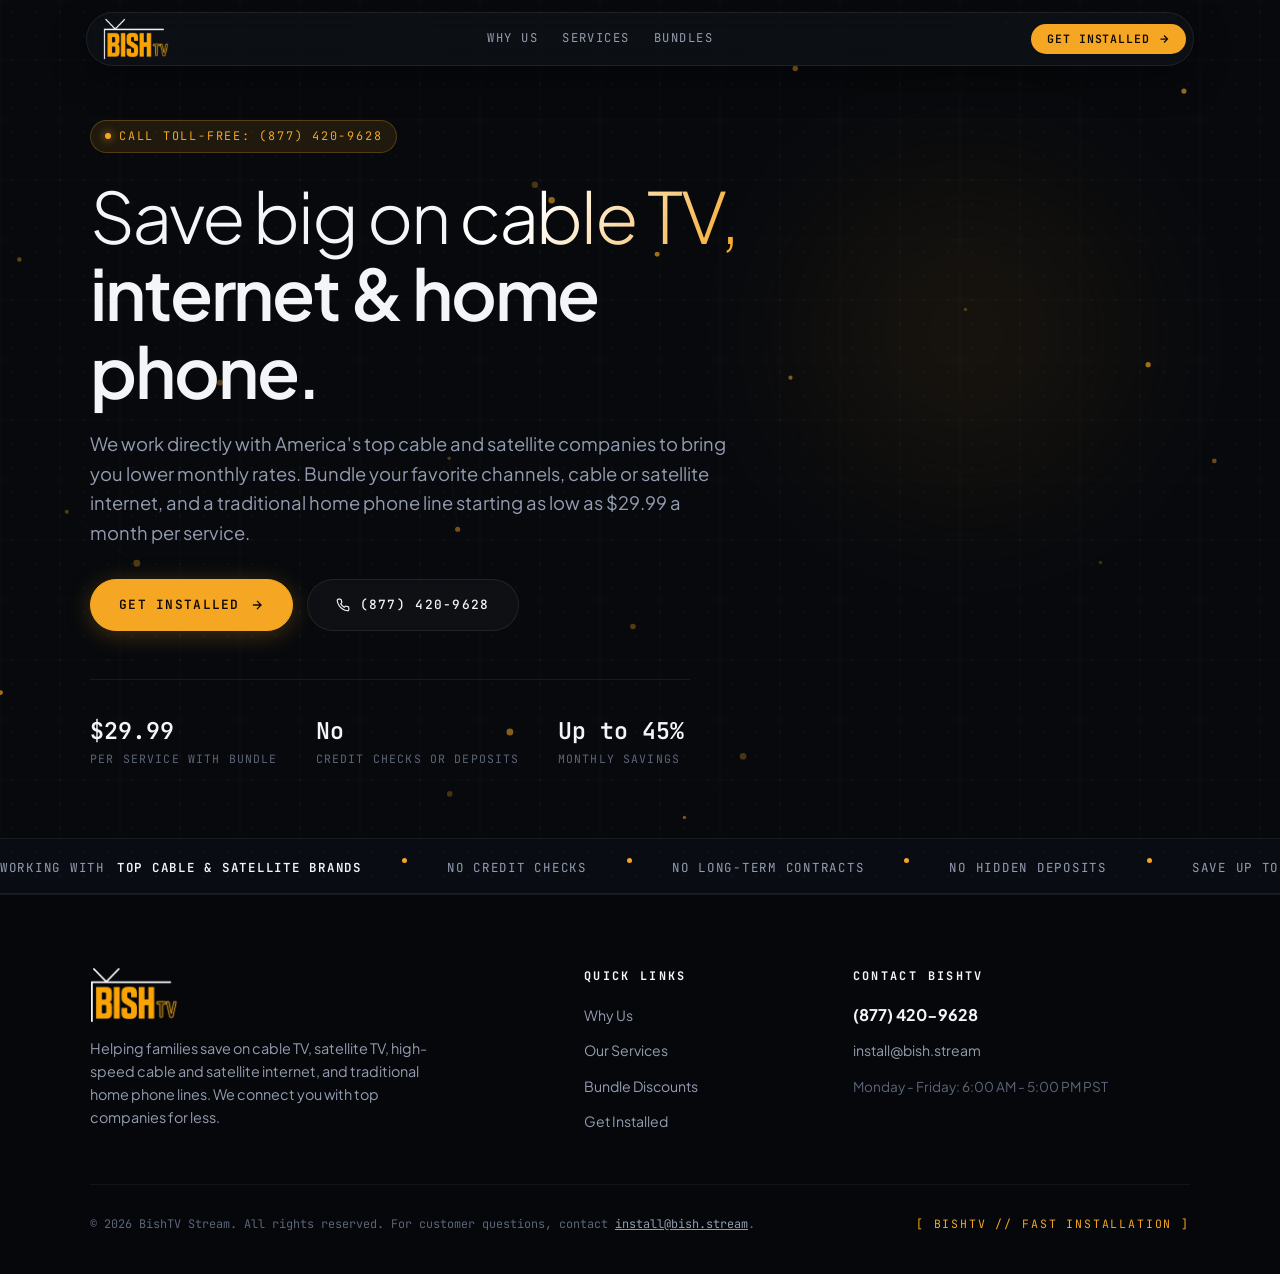
<file: index.html>
<!doctype html>
<html lang="en">
<head>
<meta charset="utf-8">
<meta name="viewport" content="width=device-width, initial-scale=1, viewport-fit=cover">
<title>BishTV | Cable TV, Satellite, Internet &amp; Home Phone</title>
<meta name="description" content="Save on cable TV, satellite TV, cable or satellite internet and a traditional home phone. Bundle services with BishTV. No credit checks. Call (877) 420-9628.">
<meta name="robots" content="index, follow">
<meta name="theme-color" content="#07090d">
<link rel="canonical" href="https://bish.stream/">
<meta property="og:type" content="website">
<meta property="og:site_name" content="BishTV">
<meta property="og:title" content="BishTV | Cable TV, Satellite, Internet &amp; Home Phone">
<meta property="og:description" content="Save on cable TV, satellite TV, cable or satellite internet and a traditional home phone. Bundle services with BishTV. No credit checks. Call (877) 420-9628.">
<meta property="og:url" content="https://bish.stream/">
<meta property="og:image" content="https://bish.stream/og-image.png">
<meta property="og:image:width" content="1200">
<meta property="og:image:height" content="630">
<meta property="og:image:alt" content="BishTV logo">
<meta name="twitter:card" content="summary_large_image">
<meta name="twitter:title" content="BishTV | Cable TV, Satellite, Internet &amp; Home Phone">
<meta name="twitter:description" content="Save on cable TV, satellite TV, cable or satellite internet and a traditional home phone. Bundle services with BishTV. No credit checks. Call (877) 420-9628.">
<meta name="twitter:image" content="https://bish.stream/og-image.png">
<script type="application/ld+json">
{
  "@context": "https://schema.org",
  "@type": "LocalBusiness",
  "name": "BishTV",
  "url": "https://bish.stream",
  "logo": "https://bish.stream/logo.png",
  "telephone": "+1-877-420-9628",
  "email": "install@bish.stream",
  "openingHoursSpecification": {
    "@type": "OpeningHoursSpecification",
    "dayOfWeek": ["Monday","Tuesday","Wednesday","Thursday","Friday"],
    "opens": "06:00",
    "closes": "17:00"
  }
}
</script>
<link rel="icon" type="image/png" href="logo-small.png">
<link rel="preconnect" href="https://fonts.googleapis.com">
<link rel="preconnect" href="https://fonts.gstatic.com" crossorigin>
<link href="https://fonts.googleapis.com/css2?family=JetBrains+Mono:wght@400;500;600&family=Plus+Jakarta+Sans:wght@300;400;500;600;700&display=swap" rel="stylesheet">
<link rel="stylesheet" href="styles.css">
<!-- Google Tag Manager -->
<script>(function(w,d,s,l,i){w[l]=w[l]||[];w[l].push({'gtm.start':
new Date().getTime(),event:'gtm.js'});var f=d.getElementsByTagName(s)[0],
j=d.createElement(s),dl=l!='dataLayer'?'&l='+l:'';j.async=true;j.src=
'https://www.googletagmanager.com/gtm.js?id='+i+dl;f.parentNode.insertBefore(j,f);
})(window,document,'script','dataLayer','GTM-5HKFXXDD');</script>
<!-- Google tag (gtag.js) for Google Ads -->
<script async src="https://www.googletagmanager.com/gtag/js?id=AW-18550272135"></script>
<script>
  window.dataLayer = window.dataLayer || [];
  function gtag(){dataLayer.push(arguments);}
  gtag('js', new Date());
  gtag('config', 'AW-18550272135');
</script>
</head>
<body>
<!-- Google Tag Manager (noscript) -->
<noscript><iframe src="https://www.googletagmanager.com/ns.html?id=GTM-5HKFXXDD" height="0" width="0" style="display:none;visibility:hidden"></iframe></noscript>

<div class="noise" aria-hidden="true"></div>

<!-- NAVIGATION -->
<div class="nav-wrap">
  <div class="nav-inner">
    <header class="nav-pill">
      <a href="index.html" class="brand" aria-label="BishTV home">
        <img class="brand-logo" src="logo-small.png" alt="BishTV" width="360" height="229">
      </a>

      <nav class="nav-links">
        <a href="why.html">Why Us</a>
        <a href="services.html">Services</a>
        <a href="services.html#bundles">Bundles</a>
      </nav>

      <a href="install.html" class="nav-cta">
        <span>Get Installed</span>
        <svg width="12" height="12" viewBox="0 0 24 24" fill="none" stroke="currentColor" stroke-width="2.5"><path d="M5 12h14M12 5l7 7-7 7"/></svg>
      </a>
    </header>
  </div>
</div>

<!-- HERO SECTION -->
<section class="hero">
  <canvas id="telemetry-canvas" aria-hidden="true"></canvas>
  <div class="hero-glow" aria-hidden="true"></div>

  <div class="wrap">
    <div class="hero-content">
      <div class="badge">
        <span class="badge-dot"></span>
        <span>Call Toll-Free: (877) 420-9628</span>
      </div>

      <h1>
        Save big on <em>cable TV,</em><br>
        <strong>internet &amp; home phone.</strong>
      </h1>

      <p class="lead">
        We work directly with America's top cable and satellite companies to bring you lower monthly rates. Bundle your favorite channels, cable or satellite internet, and a traditional home phone line starting as low as $29.99 a month per service.
      </p>

      <div class="hero-actions">
        <a href="install.html" class="btn-primary">
          <span>Get Installed</span>
          <svg width="14" height="14" viewBox="0 0 24 24" fill="none" stroke="currentColor" stroke-width="2.2"><path d="M5 12h14M12 5l7 7-7 7"/></svg>
        </a>
        <a href="tel:8774209628" class="btn-secondary">
          <svg width="14" height="14" viewBox="0 0 24 24" fill="none" stroke="currentColor" stroke-width="2"><path d="M22 16.92v3a2 2 0 0 1-2.18 2 19.79 19.79 0 0 1-8.63-3.07 19.5 19.5 0 0 1-6-6 19.79 19.79 0 0 1-3.07-8.67A2 2 0 0 1 4.11 2h3a2 2 0 0 1 2 1.72 12.84 12.84 0 0 0 .7 2.81 2 2 0 0 1-.45 2.11L8.09 9.91a16 16 0 0 0 6 6l1.27-1.27a2 2 0 0 1 2.11-.45 12.84 12.84 0 0 0 2.81.7A2 2 0 0 1 22 16.92z"/></svg>
          <span>(877) 420-9628</span>
        </a>
      </div>

      <div class="hero-specs">
        <div class="spec-item">
          <div class="num">$29.99</div>
          <div class="lbl">Per Service With Bundle</div>
        </div>
        <div class="spec-item">
          <div class="num">No</div>
          <div class="lbl">Credit Checks or Deposits</div>
        </div>
        <div class="spec-item">
          <div class="num">Up to 45%</div>
          <div class="lbl">Monthly Savings</div>
        </div>
      </div>
    </div>
  </div>
</section>

<!-- TICKER -->
<div class="ticker" aria-hidden="true">
  <div class="ticker-track" id="ticker-track">
    <div class="ticker-item">Working With <strong>Top Cable &amp; Satellite Brands</strong></div>
    <div class="ticker-dot"></div>
    <div class="ticker-item">No Credit Checks</div>
    <div class="ticker-dot"></div>
    <div class="ticker-item">No Long-Term Contracts</div>
    <div class="ticker-dot"></div>
    <div class="ticker-item">No Hidden Deposits</div>
    <div class="ticker-dot"></div>
    <div class="ticker-item">Save Up To <strong>$250 A Month</strong></div>
    <div class="ticker-dot"></div>
    <div class="ticker-item">Starlink Available As A Paid Upgrade</div>
    <div class="ticker-dot"></div>
    <div class="ticker-item">Email: <strong>install@bish.stream</strong></div>
    <div class="ticker-dot"></div>
  </div>
</div>

<!-- FOOTER -->
<footer>
  <div class="wrap">
    <div class="footer-top">
      <div class="footer-brand">
        <a href="index.html" class="brand" style="margin-bottom: 8px;" aria-label="BishTV home">
          <img class="brand-logo lg" src="logo-small.png" alt="BishTV" width="360" height="229">
        </a>
        <p>Helping families save on cable TV, satellite TV, high-speed cable and satellite internet, and traditional home phone lines. We connect you with top companies for less.</p>
      </div>

      <div class="footer-col">
        <h6>Quick Links</h6>
        <ul>
          <li><a href="why.html">Why Us</a></li>
          <li><a href="services.html">Our Services</a></li>
          <li><a href="services.html#bundles">Bundle Discounts</a></li>
          <li><a href="install.html">Get Installed</a></li>
        </ul>
      </div>

      <div class="footer-col">
        <h6>Contact BishTV</h6>
        <ul>
          <li><strong style="color:var(--fg);">(877) 420-9628</strong></li>
          <li><a href="mailto:install@bish.stream">install@bish.stream</a></li>
          <li><span style="color:var(--dim); font-size:0.85rem;">Monday - Friday: 6:00 AM - 5:00 PM PST</span></li>
        </ul>
      </div>
    </div>

    <div class="footer-bottom">
      <div class="copy">
        &copy; 2026 BishTV Stream. All rights reserved. For customer questions, contact <a href="mailto:install@bish.stream" style="color:var(--muted); text-decoration: underline;">install@bish.stream</a>.
      </div>
      <div class="sec-meta">
        [ BISHTV // FAST INSTALLATION ]
      </div>
    </div>
  </div>
</footer>


<script>
/* Ticker Repeat */
(function() {
  const track = document.getElementById('ticker-track');
  if (track) {
    track.innerHTML += track.innerHTML;
  }
})();

/* Canvas Telemetry Animation */
(function() {
  const canvas = document.getElementById('telemetry-canvas');
  if (!canvas) return;
  const ctx = canvas.getContext('2d');
  let w = 0, h = 0, dpr = Math.min(window.devicePixelRatio || 1, 2);

  const nodes = [];
  const nodeCount = 26;

  function resize() {
    const rect = canvas.getBoundingClientRect();
    w = rect.width;
    h = rect.height;
    canvas.width = w * dpr;
    canvas.height = h * dpr;
    ctx.setTransform(dpr, 0, 0, dpr, 0, 0);
  }

  for (let i = 0; i < nodeCount; i++) {
    nodes.push({
      x: Math.random(),
      y: Math.random(),
      vx: (Math.random() - 0.5) * 0.0003,
      vy: (Math.random() - 0.5) * 0.0003,
      radius: 1.5 + Math.random() * 2,
      pulse: Math.random() * 6.28
    });
  }

  function render(time) {
    ctx.clearRect(0, 0, w, h);
    const t = time * 0.001;

    ctx.strokeStyle = 'rgba(255, 255, 255, 0.025)';
    ctx.lineWidth = 1;
    const step = 60;
    for (let x = 0; x < w; x += step) {
      ctx.beginPath();
      ctx.moveTo(x, 0);
      ctx.lineTo(x, h);
      ctx.stroke();
    }
    for (let y = 0; y < h; y += step) {
      ctx.beginPath();
      ctx.moveTo(0, y);
      ctx.lineTo(w, y);
      ctx.stroke();
    }

    nodes.forEach(node => {
      node.x += node.vx;
      node.y += node.vy;

      if (node.x < 0) node.x = 1;
      if (node.x > 1) node.x = 0;
      if (node.y < 0) node.y = 1;
      if (node.y > 1) node.y = 0;

      const px = node.x * w;
      const py = node.y * h;
      const pulsing = 0.5 + 0.5 * Math.sin(t * 2 + node.pulse);

      ctx.fillStyle = `rgba(245, 166, 35, ${0.25 + pulsing * 0.4})`;
      ctx.beginPath();
      ctx.arc(px, py, node.radius, 0, Math.PI * 2);
      ctx.fill();
    });

    ctx.lineWidth = 0.8;
    for (let i = 0; i < nodes.length; i++) {
      for (let j = i + 1; j < nodes.length; j++) {
        const dx = (nodes[i].x - nodes[j].x) * w;
        const dy = (nodes[i].y - nodes[j].y) * h;
        const dist = Math.hypot(dx, dy);
        if (dist < 130) {
          const alpha = (1 - dist / 130) * 0.16;
          ctx.strokeStyle = `rgba(245, 166, 35, ${alpha})`;
          ctx.beginPath();
          ctx.moveTo(nodes[i].x * w, nodes[i].y * h);
          ctx.lineTo(nodes[j].x * w, nodes[j].y * h);
          ctx.stroke();
        }
      }
    }

    requestAnimationFrame(render);
  }

  window.addEventListener('resize', resize);
  resize();
  requestAnimationFrame(render);
})();
</script>
</body>
</html>
</file>
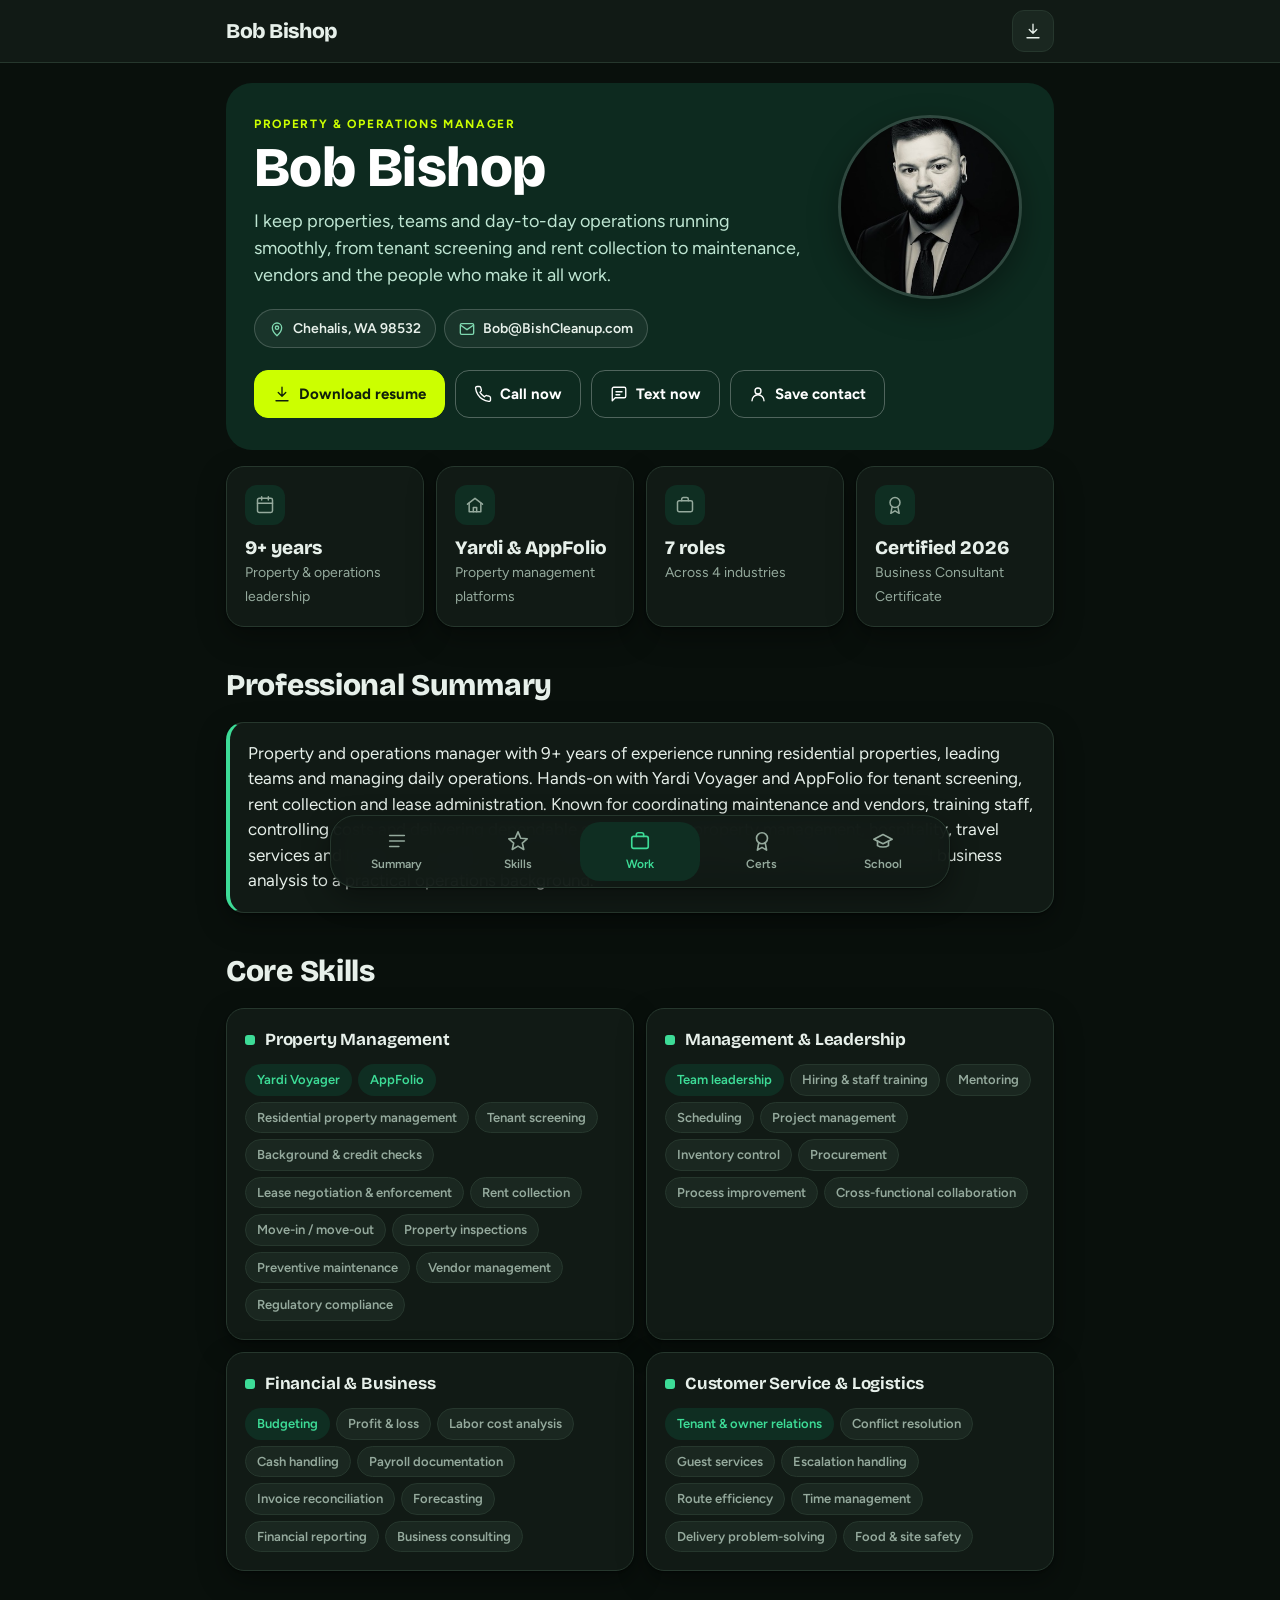
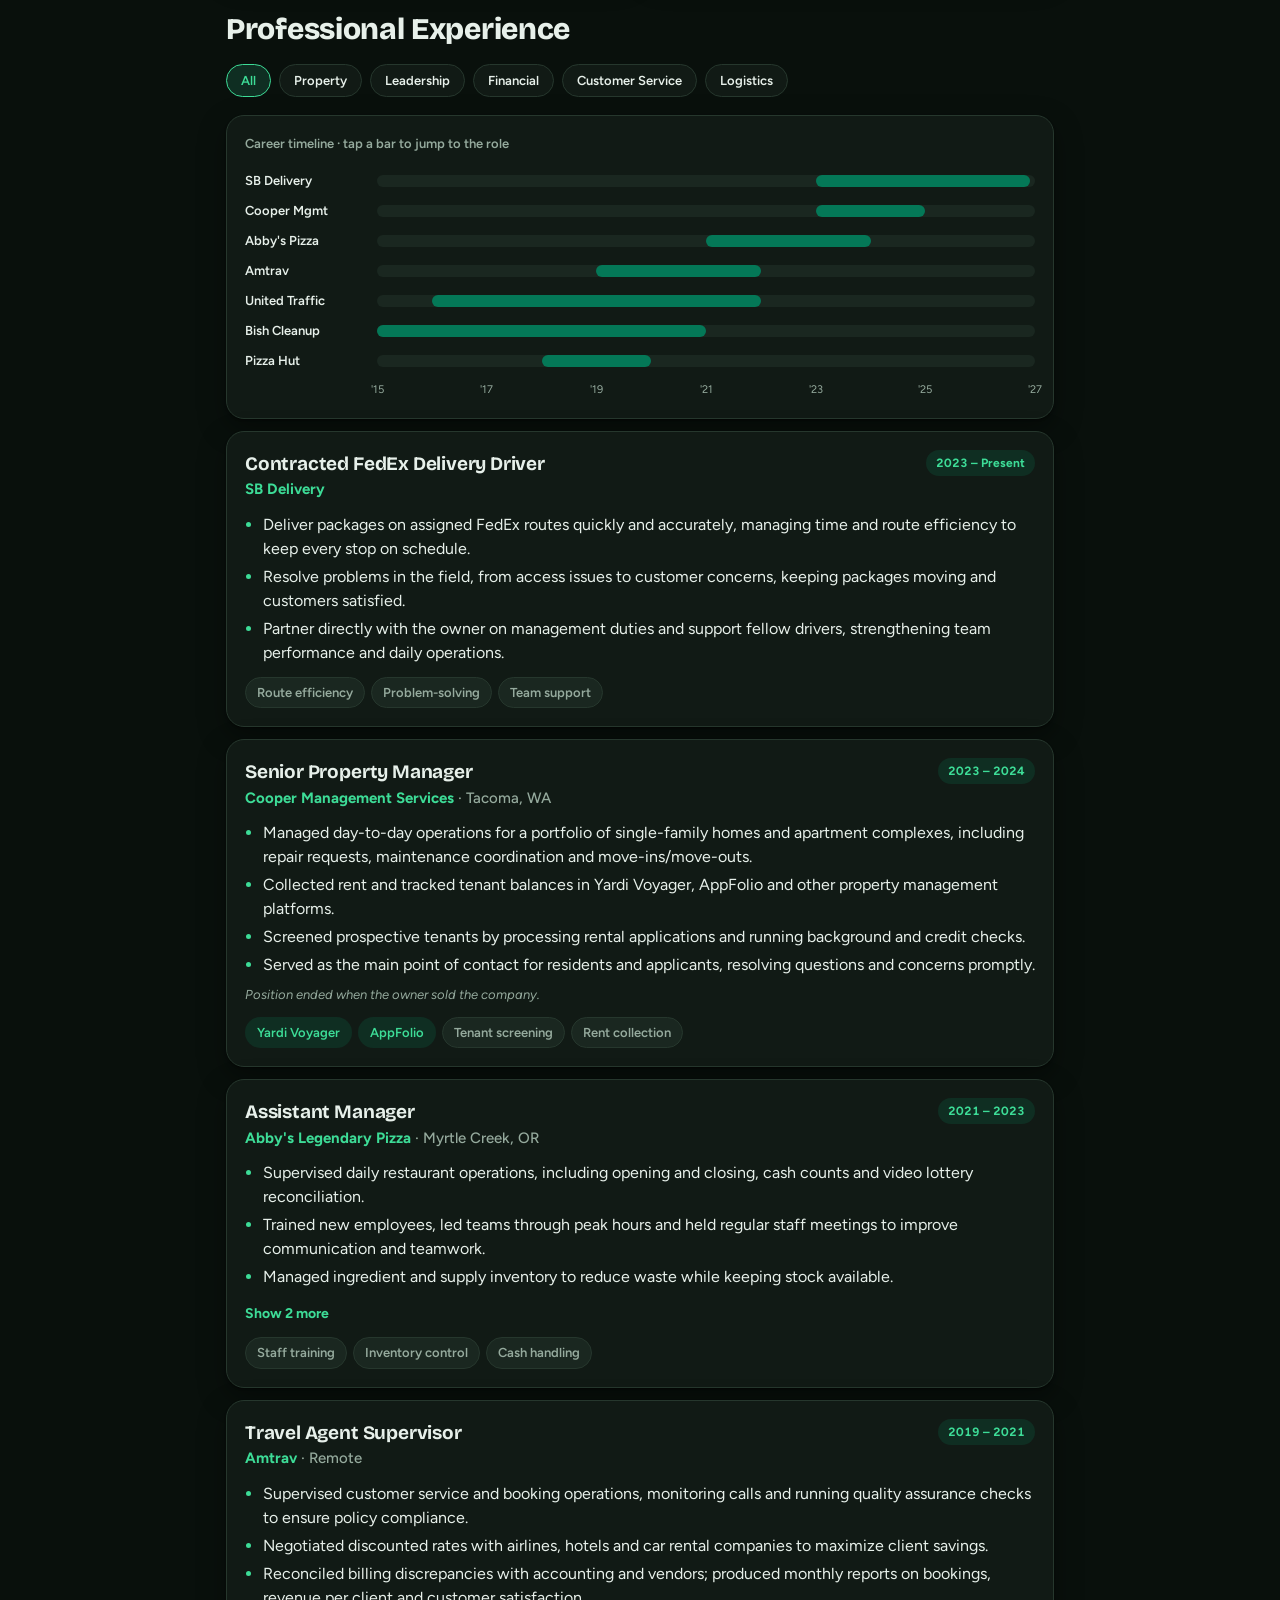
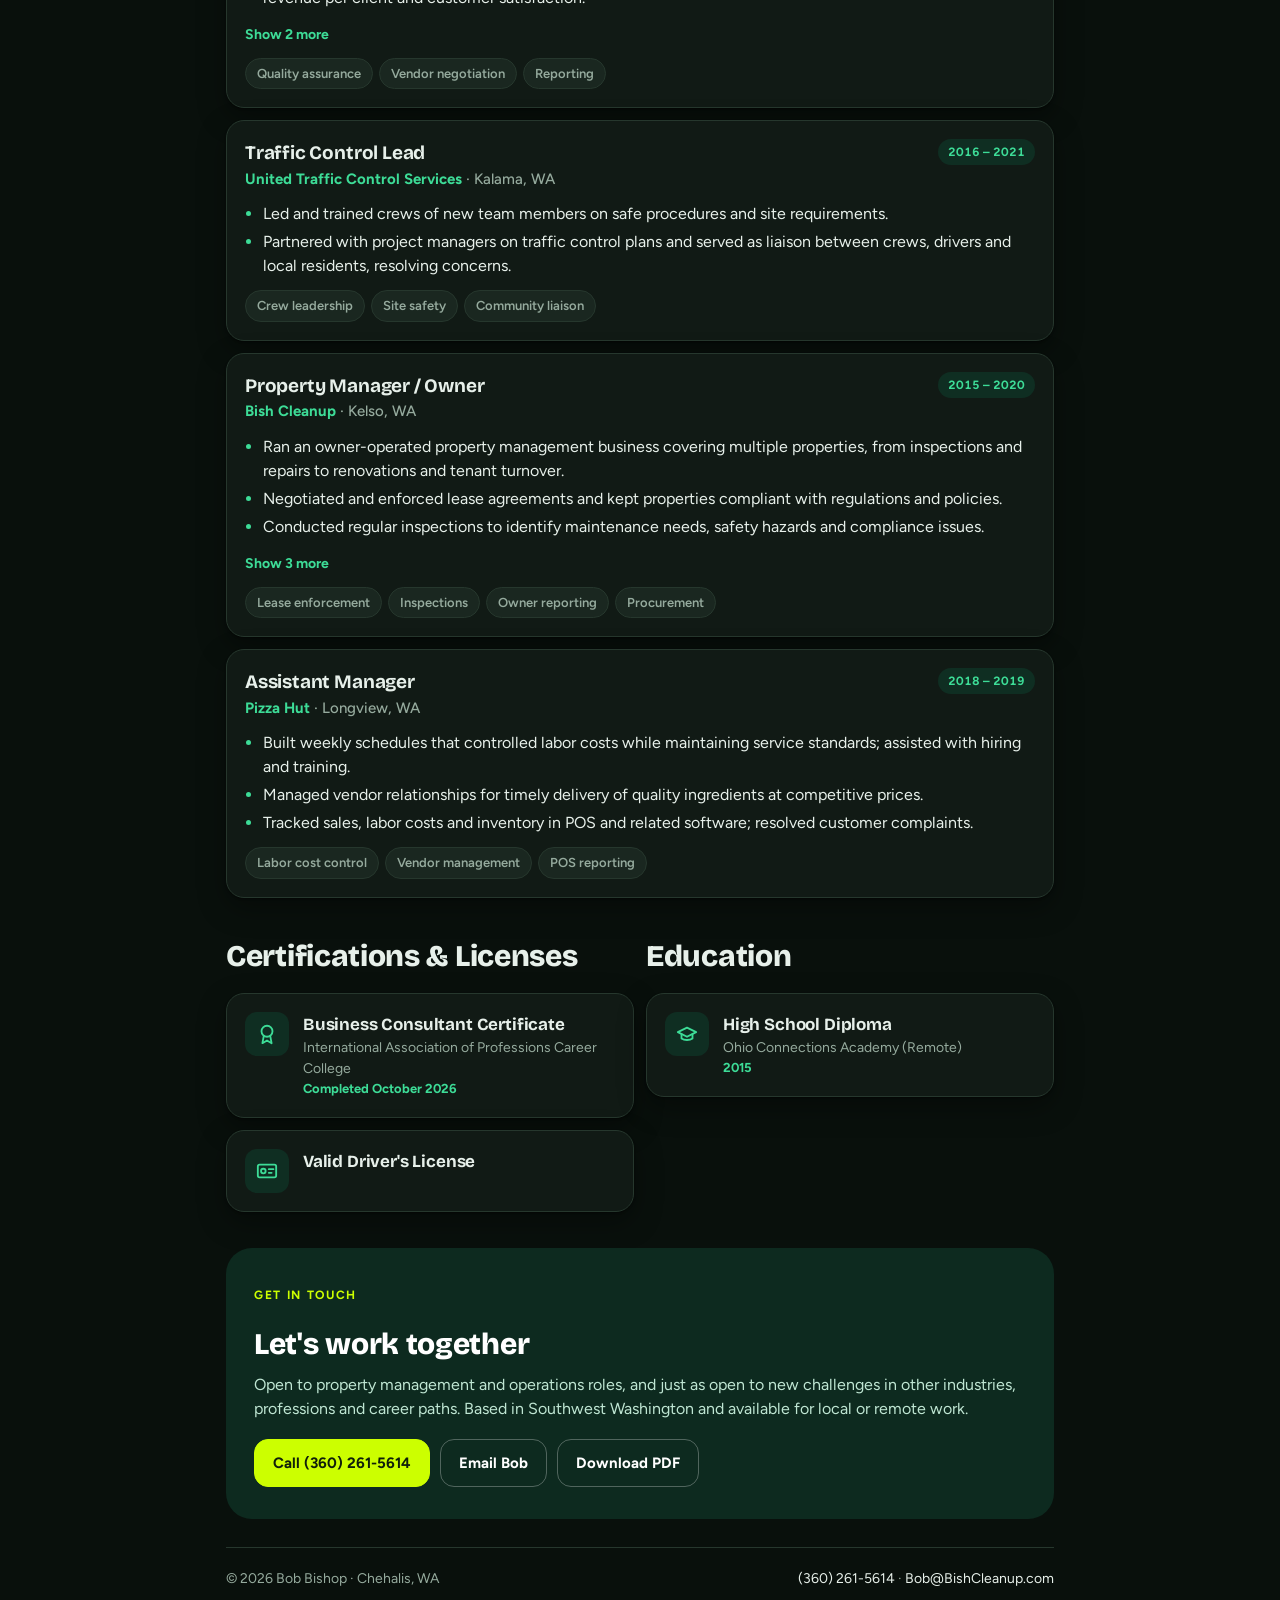
<file: resume/public/index.html>
<!doctype html>
<html lang="en">
<head>
<meta charset="utf-8">
<meta name="viewport" content="width=device-width, initial-scale=1, viewport-fit=cover">
<title>Bob Bishop | Resume</title>
<meta name="description" content="Bob Bishop, Property & Operations Manager in Chehalis, WA. 9+ years in residential property management, team leadership and operations. Yardi Voyager, AppFolio, Business Consultant Certificate.">
<meta name="robots" content="index, follow">
<link rel="canonical" href="https://resume.bishcleanup.com/">
<meta property="og:type" content="profile">
<meta property="og:title" content="Bob Bishop | Property & Operations Manager">
<meta property="og:description" content="9+ years in residential property management, team leadership and day-to-day operations.">
<meta property="og:url" content="https://resume.bishcleanup.com/">
<meta name="theme-color" content="#09100c">
<link rel="icon" href="data:image/svg+xml,%3Csvg xmlns='http://www.w3.org/2000/svg' viewBox='0 0 48 48'%3E%3Crect width='48' height='48' rx='12' fill='%23047857'/%3E%3Ctext x='24' y='31' font-family='Arial' font-weight='700' font-size='20' fill='white' text-anchor='middle'%3EBB%3C/text%3E%3C/svg%3E">
<link rel="preconnect" href="https://fonts.googleapis.com">
<link rel="preconnect" href="https://fonts.gstatic.com" crossorigin>
<link href="https://fonts.googleapis.com/css2?family=Bricolage+Grotesque:opsz,wght@12..96,600;12..96,800&family=Figtree:wght@400;500;600;700&display=swap" rel="stylesheet">
<script type="application/ld+json">
{
  "@context": "https://schema.org",
  "@type": "Person",
  "name": "Bob Bishop",
  "jobTitle": "Property & Operations Manager",
  "email": "mailto:Bob@BishCleanup.com",
  "telephone": "+1-360-261-5614",
  "url": "https://resume.bishcleanup.com/",
  "address": {"@type": "PostalAddress", "addressLocality": "Chehalis", "addressRegion": "WA", "postalCode": "98532", "addressCountry": "US"},
  "knowsAbout": ["Property management", "Yardi Voyager", "AppFolio", "Tenant screening", "Team leadership", "Operations management", "Vendor management"]
}
</script>
<style>
/* Palette and fonts follow bishcleanup.com (Bricolage Grotesque + Figtree, emerald + lime accents), kept minimal: no logo or artwork */
:root{
  --bg:#09100c; --surface:#111a15; --surface2:#1a2720; --line:#26372d; --fg:#e7f0ea; --muted:#95aa9d;
  --brand:#047857; --brand-ink:#ffffff; --brand-text:#3ddc97; --brand-soft:#0f2e22;
  --lime:#ccff00; --lime-ink:#10200a; --hero:#0d2a1f;
  --shadow:0 1px 2px rgba(0,0,0,.4),0 10px 28px rgba(0,0,0,.35);
  --font-display:'Bricolage Grotesque','Segoe UI',system-ui,sans-serif;
  --font-body:'Figtree',system-ui,-apple-system,'Segoe UI',sans-serif;
  --max:860px;
  color-scheme:dark;
}
*,*::before,*::after{box-sizing:border-box}
html{scroll-behavior:smooth}
body{margin:0;background:var(--bg);color:var(--fg);font-family:var(--font-body);font-size:16px;line-height:1.5;-webkit-font-smoothing:antialiased}
h1,h2,h3{font-family:var(--font-display);letter-spacing:-.01em;text-wrap:balance}
a{color:var(--brand-text)}
:focus-visible{outline:2px solid var(--brand-text);outline-offset:2px}
.ic{width:18px;height:18px;flex:none}
.wrap{width:100%;max-width:var(--max);margin:0 auto;padding:0 16px}

/* header */
.top{position:sticky;top:0;z-index:50;background:var(--surface);border-bottom:1px solid var(--line)}
.top-in{max-width:var(--max);margin:0 auto;display:flex;align-items:center;justify-content:space-between;gap:12px;padding:10px 16px}
.brand{display:flex;align-items:center;gap:10px;text-decoration:none;color:var(--fg)}
.mark{width:36px;height:36px;flex:none}
.wm{font-family:var(--font-display);font-weight:800;font-size:21px;letter-spacing:-.02em;line-height:1}
.wm em{font-style:normal;font-weight:600;color:var(--brand-text);margin-left:4px}
.top-r{display:flex;align-items:center;gap:8px}
.icon-btn{display:inline-grid;place-items:center;width:42px;height:42px;border-radius:12px;border:1px solid var(--line);background:var(--surface2);cursor:pointer;color:var(--fg);text-decoration:none}
.icon-btn:hover{border-color:var(--brand-text)}
.avatar{display:inline-grid;place-items:center;width:42px;height:42px;border-radius:50%;border:2px solid var(--brand-text);background:var(--brand);color:#fff;font-family:var(--font-display);font-weight:800;text-decoration:none;font-size:15px}

/* buttons */
.btn{display:inline-flex;align-items:center;justify-content:center;gap:8px;padding:12px 18px;border-radius:14px;border:1px solid var(--line);background:var(--surface2);font-family:var(--font-body);font-weight:700;font-size:15px;cursor:pointer;text-decoration:none;color:var(--fg);min-height:48px;line-height:1.2}
.btn:hover{border-color:var(--brand-text)}
.btn.primary{background:var(--brand);border-color:var(--brand);color:var(--brand-ink)}
.btn.primary:hover{filter:brightness(1.08)}
.btn.lime{background:var(--lime);border-color:var(--lime);color:var(--lime-ink)}
.btn.lime:hover{filter:brightness(1.05)}
.btn.ghost{background:transparent;border-color:rgba(255,255,255,.28);color:#fff}
.btn.ghost:hover{border-color:#fff}

/* hero card */
main{padding:20px 0 120px}
.hero{position:relative;overflow:hidden;border-radius:26px;padding:32px 28px;background:var(--hero);color:#fff}
.hero svg.art{position:absolute;right:-40px;top:-40px;width:260px;height:260px;opacity:.9;pointer-events:none}
.eyebrow{font-size:12px;font-weight:700;letter-spacing:.14em;text-transform:uppercase;color:var(--brand-text);margin:0 0 6px}
.hero .photo{position:absolute;right:32px;top:32px;width:184px;height:184px;border-radius:50%;object-fit:cover;border:3px solid rgba(255,255,255,.14);box-shadow:0 10px 30px rgba(0,0,0,.35)}
.hero .eyebrow{color:var(--lime);position:relative}
.hero h1{position:relative;font-size:clamp(38px,8vw,56px);font-weight:800;line-height:1.02;margin:0 0 12px;color:#fff}
.hero h1 .lime{color:var(--lime)}
.hero .lede{position:relative;color:#bfe6d3;font-size:18px;max-width:46ch;margin:0 0 20px}
.contact{position:relative;display:flex;flex-wrap:wrap;gap:8px;margin-bottom:22px}
.chip-link{display:inline-flex;align-items:center;gap:8px;padding:8px 14px;border-radius:999px;border:1px solid rgba(255,255,255,.18);background:rgba(255,255,255,.05);color:#e7f0ea;text-decoration:none;font-weight:600;font-size:14px}
a.chip-link:hover{border-color:#7fd8b0;color:#fff}
.chip-link svg{width:16px;height:16px;color:#7fd8b0}
.cta{position:relative;display:flex;flex-wrap:wrap;gap:10px}

/* fact cards */
.stats{display:grid;grid-template-columns:repeat(4,1fr);gap:12px;margin-top:16px}
.card{background:var(--surface);border:1px solid var(--line);border-radius:18px;padding:18px;box-shadow:var(--shadow)}
.tile{display:inline-grid;place-items:center;width:40px;height:40px;border-radius:12px;background:var(--brand-soft);color:var(--brand-text);margin-bottom:12px}
.tile svg{width:20px;height:20px}
.stat b{display:block;font-family:var(--font-display);font-weight:800;font-size:19px;line-height:1.2}
.stat span{color:var(--muted);font-size:14px}

/* sections */
section.block{padding:36px 0 0;scroll-margin-top:72px}
.section-head{display:flex;align-items:flex-end;justify-content:space-between;gap:12px;flex-wrap:wrap;margin-bottom:14px}
h2{font-size:clamp(24px,4vw,30px);font-weight:800;margin:0}
h2 .num{display:none}
.summary p{margin:0;font-size:17px;color:var(--fg)}
.summary{border-left:4px solid var(--brand-text)}

.skills{display:grid;grid-template-columns:repeat(2,1fr);gap:12px}
.skill-group h3{margin:0 0 12px;font-size:17px;font-weight:700;display:flex;align-items:center;gap:10px}
.skill-group h3 .dot{width:10px;height:10px;border-radius:3px;background:var(--brand-text)}
.tags{display:flex;flex-wrap:wrap;gap:6px}
.tag{font-size:13px;font-weight:600;padding:5px 11px;border-radius:999px;background:var(--surface2);color:var(--muted);border:1px solid var(--line)}
.tag.key{background:var(--brand-soft);color:var(--brand-text);border-color:transparent}

/* filters = app chips */
.filters{display:flex;gap:8px;overflow-x:auto;padding-bottom:4px;scrollbar-width:none;max-width:100%}
.filters::-webkit-scrollbar{display:none}
.filter{display:inline-flex;align-items:center;padding:8px 14px;border-radius:999px;border:1px solid var(--line);background:var(--surface);font-family:var(--font-body);font-weight:600;font-size:13px;cursor:pointer;white-space:nowrap;color:var(--fg)}
.filter[aria-pressed="true"]{background:var(--brand-soft);border-color:var(--brand-text);color:var(--brand-text)}

/* timeline */
.gantt{margin-bottom:12px}
.gantt-title{font-size:13px;color:var(--muted);font-weight:600;margin:0 0 12px}
.g-row{display:grid;grid-template-columns:120px 1fr;align-items:center;gap:12px;height:30px;cursor:pointer}
.g-label{font-size:13px;font-weight:600;white-space:nowrap;overflow:hidden;text-overflow:ellipsis}
.g-track{position:relative;height:12px;background:var(--surface2);border-radius:999px}
.g-bar{position:absolute;top:0;bottom:0;border-radius:999px;background:var(--brand);transition:opacity .2s,transform .2s,background .2s}
.g-row:hover .g-bar,.g-row.hot .g-bar{filter:brightness(1.25);transform:scaleY(1.3)}
.g-row.dim .g-bar{opacity:.2}
.g-row.dim .g-label{opacity:.45}
.g-axis{display:grid;grid-template-columns:120px 1fr;gap:12px;margin-top:6px}
.g-ticks{position:relative;height:18px;font-size:11px;color:var(--muted)}
.g-ticks span{position:absolute;transform:translateX(-50%)}

/* jobs */
.jobs{display:grid;gap:12px}
.job{transition:opacity .25s,border-color .2s;scroll-margin-top:90px}
.job:hover,.job.hot{border-color:var(--brand-text)}
.job.dim{opacity:.35}
.job-head{display:flex;justify-content:space-between;gap:6px 16px;flex-wrap:wrap}
.job h3{margin:0;font-size:19px;font-weight:700}
.job .org{color:var(--brand-text);font-weight:700;font-size:15px}
.job .where{color:var(--muted);font-weight:500}
.job .dates{font-size:12px;font-weight:700;color:var(--brand-text);background:var(--brand-soft);border-radius:999px;padding:4px 10px;height:fit-content;white-space:nowrap;font-variant-numeric:tabular-nums}
.job ul{margin:12px 0 0;padding-left:18px}
.job li{margin:4px 0}
.job li::marker{color:var(--brand-text)}
.job .note{margin:8px 0 0;font-size:13px;color:var(--muted);font-style:italic}
.job .more{display:none}
.job.open .more{display:list-item}
.toggle{margin-top:10px;font:inherit;font-size:14px;font-weight:700;color:var(--brand-text);background:none;border:0;padding:0;cursor:pointer}
.job .tags{margin-top:12px}

/* credentials */
.two{display:grid;grid-template-columns:1fr 1fr;gap:12px}
.cred{display:flex;gap:14px;align-items:flex-start}
.cred-icon{flex:none;width:44px;height:44px;border-radius:12px;background:var(--brand-soft);color:var(--brand-text);display:grid;place-items:center}
.cred-icon svg{width:22px;height:22px}
.cred h3{margin:0;font-size:17px}
.cred .org{color:var(--muted);font-size:14px}
.cred .dates{color:var(--brand-text);font-size:13px;font-weight:700}
.stack{display:grid;gap:12px}

/* CTA hero + footer */
.cta-hero{margin-top:36px}
.cta-hero h2{color:#fff;position:relative}
.cta-hero p{position:relative;color:#bfe6d3;margin:6px 0 18px}
.foot{display:flex;align-items:center;justify-content:space-between;gap:12px;flex-wrap:wrap;margin-top:28px;padding-top:20px;border-top:1px solid var(--line);color:var(--muted);font-size:14px}
.foot a{text-decoration:none;color:var(--fg)}

/* bottom nav (like the app) */
.bnav{position:fixed;left:50%;transform:translateX(-50%);bottom:max(12px,env(safe-area-inset-bottom,0px));z-index:60;width:calc(100% - 24px);max-width:620px;
  background:color-mix(in srgb,var(--surface) 92%,transparent);backdrop-filter:blur(12px);border:1px solid var(--line);border-radius:26px;box-shadow:var(--shadow);padding:6px}
.bnav-in{display:grid;grid-template-columns:repeat(5,1fr);gap:2px}
.bnav a{display:flex;flex-direction:column;align-items:center;gap:3px;padding:8px 4px;border-radius:20px;text-decoration:none;color:var(--muted);font-size:12px;font-weight:600}
.bnav a svg{width:22px;height:22px}
.bnav a.active,.bnav a:hover{background:var(--brand-soft);color:var(--brand-text)}

.print-only{display:none}

@media (max-width:760px){
  .stats{grid-template-columns:repeat(2,1fr)}
  .skills,.two{grid-template-columns:1fr}
  .g-row,.g-axis{grid-template-columns:92px 1fr}
  .hero{padding:28px 22px}
  .hero .photo{position:static;display:block;width:104px;height:104px;margin-bottom:18px}
  .hero svg.art{width:200px;height:200px}
  .cta .btn{flex:1 1 100%}
  .bnav a{font-size:11px}
  .hide-sm{display:none}
}
@media (prefers-reduced-motion:reduce){html{scroll-behavior:auto}*{transition:none !important}}

/* ---------- Print ---------- */
@page{size:Letter;margin:.45in .55in}
@media print{
  :root{--bg:#fff;--surface:#fff;--surface2:#eef3ef;--line:#d3ddd6;--fg:#0e1a14;--muted:#56675d;--brand-text:#047857;--brand-soft:#d6f0e3;--shadow:none;color-scheme:light}
  body{font-size:10pt;line-height:1.32;background:#fff;-webkit-print-color-adjust:exact;print-color-adjust:exact}
  .hero .photo,.top,.bnav,.stats,.gantt,.filters,.toggle,.cta-hero,.foot,.hero .cta,.hero .art,.job .tags,.no-print{display:none !important}
  .print-only{display:inline-flex !important}
  main{padding:0}
  .wrap{max-width:none;padding:0}
  .hero{background:none;color:var(--fg);border-radius:0;padding:0 0 8pt;border-bottom:2pt solid var(--brand-text)}
  .hero .eyebrow{color:var(--brand-text)}
  .hero h1{color:var(--fg);font-size:26pt;margin:0 0 4pt}
  .hero h1 .lime{color:var(--brand-text)}
  .hero .lede{display:none}
  .contact{margin:0;gap:0 14pt}
  .chip-link{padding:0;border:0;background:none;color:var(--fg);font-size:9.5pt}
  .chip-link svg{color:var(--brand-text)}
  section.block{padding:10pt 0 0}
  h2{font-size:11pt;text-transform:uppercase;letter-spacing:.1em;color:var(--brand-text);border-bottom:1px solid var(--line);padding-bottom:2pt;width:100%}
  .card{border:0;padding:0;border-radius:0;box-shadow:none}
  .summary{border:0}
  .job{opacity:1 !important;break-inside:avoid}
  .job .more{display:list-item !important}
  .job .dates{background:none;padding:0}
}
</style>
</head>
<body>
<header class="top">
  <div class="top-in">
    <a class="brand" href="#top" aria-label="Back to top"><span class="wm">Bob Bishop</span></a>
    <div class="top-r">
      <a class="icon-btn" href="Bob_Bishop_Resume.pdf?v=1page" download aria-label="Download PDF" title="Download PDF"><svg class="ic" viewBox="0 0 24 24" fill="none" stroke="currentColor" stroke-width="1.8" stroke-linecap="round" stroke-linejoin="round" aria-hidden="true"><path d="M12 3v12m0 0-5-5m5 5 5-5M4 21h16"/></svg></a>
    </div>
  </div>
</header>

<main id="top">
  <div class="wrap">
    <div class="hero">
      <img class="photo" src="bob-photo.jpg" alt="Bob Bishop" width="320" height="320">
      <p class="eyebrow">Property &amp; Operations Manager</p>
      <h1>Bob Bishop</h1>
      <p class="lede">I keep properties, teams and day-to-day operations running smoothly, from tenant screening and rent collection to maintenance, vendors and the people who make it all work.</p>
      <div class="contact">
        <span class="chip-link"><svg viewBox="0 0 24 24" fill="none" stroke="currentColor" stroke-width="2" aria-hidden="true"><path d="M12 22s7-6.3 7-12a7 7 0 1 0-14 0c0 5.7 7 12 7 12z"/><circle cx="12" cy="10" r="2.5"/></svg>Chehalis, WA 98532</span>
        <a class="chip-link" href="mailto:Bob@BishCleanup.com"><svg viewBox="0 0 24 24" fill="none" stroke="currentColor" stroke-width="2" aria-hidden="true"><rect x="2" y="4" width="20" height="16" rx="2"/><path d="m22 6-10 7L2 6"/></svg>Bob@BishCleanup.com</a>
        <a class="chip-link print-only" href="tel:+13602615614">(360) 261-5614</a>
        <a class="chip-link print-only" href="https://resume.bishcleanup.com/">resume.bishcleanup.com</a>
      </div>
      <div class="cta">
        <a class="btn lime" href="Bob_Bishop_Resume.pdf?v=1page" download><svg class="ic" viewBox="0 0 24 24" fill="none" stroke="currentColor" stroke-width="1.8" stroke-linecap="round" stroke-linejoin="round" aria-hidden="true"><path d="M12 3v12m0 0-5-5m5 5 5-5M4 21h16"/></svg>Download resume</a>
        <a class="btn ghost" href="tel:+13602615614"><svg class="ic" viewBox="0 0 24 24" fill="none" stroke="currentColor" stroke-width="1.8" stroke-linecap="round" stroke-linejoin="round" aria-hidden="true"><path d="M22 16.9v3a2 2 0 0 1-2.2 2 19.8 19.8 0 0 1-8.6-3.1 19.5 19.5 0 0 1-6-6A19.8 19.8 0 0 1 2.1 4.2 2 2 0 0 1 4.1 2h3a2 2 0 0 1 2 1.7c.1.9.4 1.8.7 2.7a2 2 0 0 1-.5 2.1L8 9.8a16 16 0 0 0 6 6l1.3-1.3a2 2 0 0 1 2.1-.4c.9.3 1.8.6 2.7.7a2 2 0 0 1 1.7 2z"/></svg>Call now</a>
        <a class="btn ghost" href="sms:+13602615614"><svg class="ic" viewBox="0 0 24 24" fill="none" stroke="currentColor" stroke-width="1.8" stroke-linecap="round" stroke-linejoin="round" aria-hidden="true"><path d="M21 15a2 2 0 0 1-2 2H7l-4 4V5a2 2 0 0 1 2-2h14a2 2 0 0 1 2 2z"/><path d="M8 9h8M8 13h5"/></svg>Text now</a>
        <a class="btn ghost" href="bob-bishop.vcf" download><svg class="ic" viewBox="0 0 24 24" fill="none" stroke="currentColor" stroke-width="1.8" stroke-linecap="round" stroke-linejoin="round" aria-hidden="true"><circle cx="12" cy="8" r="4"/><path d="M4 21a8 8 0 0 1 16 0"/></svg>Save contact</a>
      </div>
    </div>

    <div class="stats" aria-label="Highlights">
      <div class="card stat"><span class="tile"><svg viewBox="0 0 24 24" fill="none" stroke="currentColor" stroke-width="1.8" stroke-linecap="round" stroke-linejoin="round" aria-hidden="true"><rect x="3" y="4" width="18" height="17" rx="2"/><path d="M8 2v4M16 2v4M3 10h18"/></svg></span><b>9+ years</b><span>Property &amp; operations leadership</span></div>
      <div class="card stat"><span class="tile"><svg viewBox="0 0 24 24" fill="none" stroke="currentColor" stroke-width="1.8" stroke-linecap="round" stroke-linejoin="round" aria-hidden="true"><path d="M3 11 12 4l9 7"/><path d="M5 10v10h14V10"/><path d="M10 20v-5h4v5"/></svg></span><b>Yardi &amp; AppFolio</b><span>Property management platforms</span></div>
      <div class="card stat"><span class="tile"><svg viewBox="0 0 24 24" fill="none" stroke="currentColor" stroke-width="1.8" stroke-linecap="round" stroke-linejoin="round" aria-hidden="true"><rect x="3" y="7" width="18" height="13" rx="2"/><path d="M8 7V5a2 2 0 0 1 2-2h4a2 2 0 0 1 2 2v2"/></svg></span><b>7 roles</b><span>Across 4 industries</span></div>
      <div class="card stat"><span class="tile"><svg viewBox="0 0 24 24" fill="none" stroke="currentColor" stroke-width="1.8" stroke-linecap="round" stroke-linejoin="round" aria-hidden="true"><circle cx="12" cy="9" r="6"/><path d="M8.5 14 7 22l5-3 5 3-1.5-8"/></svg></span><b>Certified 2026</b><span>Business Consultant Certificate</span></div>
    </div>

    <section class="block" id="summary">
      <div class="section-head"><h2><span class="num" hidden>01</span>Professional Summary</h2></div>
      <div class="card summary">
        <p>Property and operations manager with 9+ years of experience running residential properties, leading teams and managing daily operations. Hands-on with Yardi Voyager and AppFolio for tenant screening, rent collection and lease administration. Known for coordinating maintenance and vendors, training staff, controlling costs and delivering dependable service across property management, hospitality, travel services and logistics. Recently earned a Business Consultant Certificate, adding structured business analysis to a practical operations background.</p>
      </div>
    </section>

    <section class="block" id="skills">
      <div class="section-head"><h2><span class="num" hidden>02</span>Core Skills</h2></div>
      <div class="skills">
        <div class="card skill-group">
          <h3><span class="dot" aria-hidden="true"></span>Property Management</h3>
          <div class="tags">
            <span class="tag key">Yardi Voyager</span><span class="tag key">AppFolio</span><span class="tag">Residential property management</span><span class="tag">Tenant screening</span><span class="tag">Background &amp; credit checks</span><span class="tag">Lease negotiation &amp; enforcement</span><span class="tag">Rent collection</span><span class="tag">Move-in / move-out</span><span class="tag">Property inspections</span><span class="tag">Preventive maintenance</span><span class="tag">Vendor management</span><span class="tag">Regulatory compliance</span>
          </div>
        </div>
        <div class="card skill-group">
          <h3><span class="dot" aria-hidden="true"></span>Management &amp; Leadership</h3>
          <div class="tags">
            <span class="tag key">Team leadership</span><span class="tag">Hiring &amp; staff training</span><span class="tag">Mentoring</span><span class="tag">Scheduling</span><span class="tag">Project management</span><span class="tag">Inventory control</span><span class="tag">Procurement</span><span class="tag">Process improvement</span><span class="tag">Cross-functional collaboration</span>
          </div>
        </div>
        <div class="card skill-group">
          <h3><span class="dot" aria-hidden="true"></span>Financial &amp; Business</h3>
          <div class="tags">
            <span class="tag key">Budgeting</span><span class="tag">Profit &amp; loss</span><span class="tag">Labor cost analysis</span><span class="tag">Cash handling</span><span class="tag">Payroll documentation</span><span class="tag">Invoice reconciliation</span><span class="tag">Forecasting</span><span class="tag">Financial reporting</span><span class="tag">Business consulting</span>
          </div>
        </div>
        <div class="card skill-group">
          <h3><span class="dot" aria-hidden="true"></span>Customer Service &amp; Logistics</h3>
          <div class="tags">
            <span class="tag key">Tenant &amp; owner relations</span><span class="tag">Conflict resolution</span><span class="tag">Guest services</span><span class="tag">Escalation handling</span><span class="tag">Route efficiency</span><span class="tag">Time management</span><span class="tag">Delivery problem-solving</span><span class="tag">Food &amp; site safety</span>
          </div>
        </div>
      </div>
    </section>

    <section class="block" id="experience">
      <div class="section-head">
        <h2><span class="num" hidden>03</span>Professional Experience</h2>
        <div class="filters" role="group" aria-label="Filter experience">
          <button class="filter" type="button" data-filter="all" aria-pressed="true">All</button>
          <button class="filter" type="button" data-filter="property" aria-pressed="false">Property</button>
          <button class="filter" type="button" data-filter="leadership" aria-pressed="false">Leadership</button>
          <button class="filter" type="button" data-filter="finance" aria-pressed="false">Financial</button>
          <button class="filter" type="button" data-filter="service" aria-pressed="false">Customer Service</button>
          <button class="filter" type="button" data-filter="logistics" aria-pressed="false">Logistics</button>
        </div>
      </div>

      <div class="card gantt no-print" aria-hidden="true">
        <p class="gantt-title">Career timeline · tap a bar to jump to the role</p>
        <div class="g-rows" id="gRows"></div>
        <div class="g-axis"><span></span><div class="g-ticks" id="gTicks"></div></div>
      </div>

      <div class="jobs">
        <article class="card job" id="job-sb" data-start="2023" data-end="present" data-short="SB Delivery" data-cats="logistics service leadership">
          <div class="job-head">
            <div><h3>Contracted FedEx Delivery Driver</h3><div class="org">SB Delivery</div></div>
            <span class="dates">2023 – Present</span>
          </div>
          <ul>
            <li>Deliver packages on assigned FedEx routes quickly and accurately, managing time and route efficiency to keep every stop on schedule.</li>
            <li>Resolve problems in the field, from access issues to customer concerns, keeping packages moving and customers satisfied.</li>
            <li>Partner directly with the owner on management duties and support fellow drivers, strengthening team performance and daily operations.</li>
          </ul>
          <div class="tags"><span class="tag">Route efficiency</span><span class="tag">Problem-solving</span><span class="tag">Team support</span></div>
        </article>

        <article class="card job" id="job-cooper" data-start="2023" data-end="2024" data-short="Cooper Mgmt" data-cats="property service finance">
          <div class="job-head">
            <div><h3>Senior Property Manager</h3><div class="org">Cooper Management Services <span class="where">· Tacoma, WA</span></div></div>
            <span class="dates">2023 – 2024</span>
          </div>
          <ul>
            <li>Managed day-to-day operations for a portfolio of single-family homes and apartment complexes, including repair requests, maintenance coordination and move-ins/move-outs.</li>
            <li>Collected rent and tracked tenant balances in Yardi Voyager, AppFolio and other property management platforms.</li>
            <li>Screened prospective tenants by processing rental applications and running background and credit checks.</li>
            <li>Served as the main point of contact for residents and applicants, resolving questions and concerns promptly.</li>
          </ul>
          <p class="note">Position ended when the owner sold the company.</p>
          <div class="tags"><span class="tag key">Yardi Voyager</span><span class="tag key">AppFolio</span><span class="tag">Tenant screening</span><span class="tag">Rent collection</span></div>
        </article>

        <article class="card job" id="job-abbys" data-start="2021" data-end="2023" data-short="Abby's Pizza" data-cats="leadership finance service">
          <div class="job-head">
            <div><h3>Assistant Manager</h3><div class="org">Abby's Legendary Pizza <span class="where">· Myrtle Creek, OR</span></div></div>
            <span class="dates">2021 – 2023</span>
          </div>
          <ul>
            <li>Supervised daily restaurant operations, including opening and closing, cash counts and video lottery reconciliation.</li>
            <li>Trained new employees, led teams through peak hours and held regular staff meetings to improve communication and teamwork.</li>
            <li>Managed ingredient and supply inventory to reduce waste while keeping stock available.</li>
            <li class="more">Maintained accurate daily sales reports, cash handling records and payroll documentation.</li>
            <li class="more">Enforced food safety standards and resolved customer complaints to ensure satisfaction.</li>
          </ul>
          <button class="toggle" type="button" aria-expanded="false">Show 2 more</button>
          <div class="tags"><span class="tag">Staff training</span><span class="tag">Inventory control</span><span class="tag">Cash handling</span></div>
        </article>

        <article class="card job" id="job-amtrav" data-start="2019" data-end="2021" data-short="Amtrav" data-cats="leadership service finance">
          <div class="job-head">
            <div><h3>Travel Agent Supervisor</h3><div class="org">Amtrav <span class="where">· Remote</span></div></div>
            <span class="dates">2019 – 2021</span>
          </div>
          <ul>
            <li>Supervised customer service and booking operations, monitoring calls and running quality assurance checks to ensure policy compliance.</li>
            <li>Negotiated discounted rates with airlines, hotels and car rental companies to maximize client savings.</li>
            <li>Reconciled billing discrepancies with accounting and vendors; produced monthly reports on bookings, revenue per client and customer satisfaction.</li>
            <li class="more">Analyzed customer survey data to identify trends and improvement areas; built schedules to cover peak hours while limiting overtime.</li>
            <li class="more">Resolved escalated customer issues and partnered with IT on system issues affecting service operations.</li>
          </ul>
          <button class="toggle" type="button" aria-expanded="false">Show 2 more</button>
          <div class="tags"><span class="tag">Quality assurance</span><span class="tag">Vendor negotiation</span><span class="tag">Reporting</span></div>
        </article>

        <article class="card job" id="job-utc" data-start="2016" data-end="2021" data-short="United Traffic" data-cats="leadership logistics service">
          <div class="job-head">
            <div><h3>Traffic Control Lead</h3><div class="org">United Traffic Control Services <span class="where">· Kalama, WA</span></div></div>
            <span class="dates">2016 – 2021</span>
          </div>
          <ul>
            <li>Led and trained crews of new team members on safe procedures and site requirements.</li>
            <li>Partnered with project managers on traffic control plans and served as liaison between crews, drivers and local residents, resolving concerns.</li>
          </ul>
          <div class="tags"><span class="tag">Crew leadership</span><span class="tag">Site safety</span><span class="tag">Community liaison</span></div>
        </article>

        <article class="card job" id="job-bish" data-start="2015" data-end="2020" data-short="Bish Cleanup" data-cats="property finance leadership service">
          <div class="job-head">
            <div><h3>Property Manager / Owner</h3><div class="org">Bish Cleanup <span class="where">· Kelso, WA</span></div></div>
            <span class="dates">2015 – 2020</span>
          </div>
          <ul>
            <li>Ran an owner-operated property management business covering multiple properties, from inspections and repairs to renovations and tenant turnover.</li>
            <li>Negotiated and enforced lease agreements and kept properties compliant with regulations and policies.</li>
            <li>Conducted regular inspections to identify maintenance needs, safety hazards and compliance issues.</li>
            <li class="more">Gave property owners regular updates on performance and financial results.</li>
            <li class="more">Prepared vacant units for new tenants with cleaning, paint touch-ups and minor repairs; oversaw landscaping, tree work and irrigation maintenance.</li>
            <li class="more">Managed purchasing of tools, equipment and supplies to keep costs down without sacrificing quality.</li>
          </ul>
          <button class="toggle" type="button" aria-expanded="false">Show 3 more</button>
          <div class="tags"><span class="tag">Lease enforcement</span><span class="tag">Inspections</span><span class="tag">Owner reporting</span><span class="tag">Procurement</span></div>
        </article>

        <article class="card job" id="job-ph" data-start="2018" data-end="2019" data-short="Pizza Hut" data-cats="leadership finance service">
          <div class="job-head">
            <div><h3>Assistant Manager</h3><div class="org">Pizza Hut <span class="where">· Longview, WA</span></div></div>
            <span class="dates">2018 – 2019</span>
          </div>
          <ul>
            <li>Built weekly schedules that controlled labor costs while maintaining service standards; assisted with hiring and training.</li>
            <li>Managed vendor relationships for timely delivery of quality ingredients at competitive prices.</li>
            <li>Tracked sales, labor costs and inventory in POS and related software; resolved customer complaints.</li>
          </ul>
          <div class="tags"><span class="tag">Labor cost control</span><span class="tag">Vendor management</span><span class="tag">POS reporting</span></div>
        </article>
      </div>
    </section>

    <div class="two">
      <section class="block" id="certifications">
        <div class="section-head"><h2><span class="num" hidden>04</span>Certifications &amp; Licenses</h2></div>
        <div class="stack">
          <div class="card cred">
            <div class="cred-icon" aria-hidden="true"><svg viewBox="0 0 24 24" fill="none" stroke="currentColor" stroke-width="2" stroke-linecap="round" stroke-linejoin="round"><circle cx="12" cy="9" r="6"/><path d="M8.5 14 7 22l5-3 5 3-1.5-8"/></svg></div>
            <div>
              <h3>Business Consultant Certificate</h3>
              <div class="org">International Association of Professions Career College</div>
              <div class="dates">Completed October 2026</div>
            </div>
          </div>
          <div class="card cred">
            <div class="cred-icon" aria-hidden="true"><svg viewBox="0 0 24 24" fill="none" stroke="currentColor" stroke-width="2" stroke-linecap="round" stroke-linejoin="round"><rect x="2" y="5" width="20" height="14" rx="2"/><circle cx="8" cy="12" r="2.5"/><path d="M14 10h5M14 14h3"/></svg></div>
            <div>
              <h3>Valid Driver's License</h3>
            </div>
          </div>
        </div>
      </section>

      <section class="block" id="education">
        <div class="section-head"><h2><span class="num" hidden>05</span>Education</h2></div>
        <div class="stack">
          <div class="card cred">
            <div class="cred-icon" aria-hidden="true"><svg viewBox="0 0 24 24" fill="none" stroke="currentColor" stroke-width="2" stroke-linecap="round" stroke-linejoin="round"><path d="M22 10 12 5 2 10l10 5 10-5z"/><path d="M6 12v5c3 2 9 2 12 0v-5"/></svg></div>
            <div>
              <h3>High School Diploma</h3>
              <div class="org">Ohio Connections Academy (Remote)</div>
              <div class="dates">2015</div>
            </div>
          </div>
        </div>
      </section>
    </div>

    <div class="hero cta-hero">
      <p class="eyebrow">Get in touch</p>
      <h2>Let's work together</h2>
      <p>Open to property management and operations roles, and just as open to new challenges in other industries, professions and career paths. Based in Southwest Washington and available for local or remote work.</p>
      <div class="cta">
        <a class="btn lime" href="tel:+13602615614">Call (360) 261-5614</a>
        <a class="btn ghost" href="mailto:Bob@BishCleanup.com?subject=Opportunity%20for%20Bob%20Bishop">Email Bob</a>
        <a class="btn ghost" href="Bob_Bishop_Resume.pdf?v=1page" download>Download PDF</a>
      </div>
    </div>

    <div class="foot">
      <span>© 2026 Bob Bishop · Chehalis, WA</span>
      <span><a href="tel:+13602615614">(360) 261-5614</a> · <a href="mailto:Bob@BishCleanup.com">Bob@BishCleanup.com</a></span>
    </div>
  </div>
</main>

<nav class="bnav" aria-label="Sections"><div class="bnav-in"><a href="#summary"><svg viewBox="0 0 24 24" fill="none" stroke="currentColor" stroke-width="1.8" stroke-linecap="round" stroke-linejoin="round" aria-hidden="true"><path d="M4 6h16M4 12h16M4 18h10"/></svg><span>Summary</span></a><a href="#skills"><svg viewBox="0 0 24 24" fill="none" stroke="currentColor" stroke-width="1.8" stroke-linecap="round" stroke-linejoin="round" aria-hidden="true"><path d="M12 2l3 7 7 .6-5.3 4.6 1.6 7L12 17.6 5.7 21.2l1.6-7L2 9.6 9 9z"/></svg><span>Skills</span></a><a href="#experience"><svg viewBox="0 0 24 24" fill="none" stroke="currentColor" stroke-width="1.8" stroke-linecap="round" stroke-linejoin="round" aria-hidden="true"><rect x="3" y="7" width="18" height="13" rx="2"/><path d="M8 7V5a2 2 0 0 1 2-2h4a2 2 0 0 1 2 2v2"/></svg><span>Work</span></a><a href="#certifications"><svg viewBox="0 0 24 24" fill="none" stroke="currentColor" stroke-width="1.8" stroke-linecap="round" stroke-linejoin="round" aria-hidden="true"><circle cx="12" cy="9" r="6"/><path d="M8.5 14 7 22l5-3 5 3-1.5-8"/></svg><span>Certs</span></a><a href="#education"><svg viewBox="0 0 24 24" fill="none" stroke="currentColor" stroke-width="1.8" stroke-linecap="round" stroke-linejoin="round" aria-hidden="true"><path d="M22 10 12 5 2 10l10 5 10-5z"/><path d="M6 12v5c3 2 9 2 12 0v-5"/></svg><span>School</span></a></div></nav>

<script>
(function () {
  // Show more / less
  document.querySelectorAll('.job .toggle').forEach(function (btn) {
    var label = btn.textContent;
    btn.addEventListener('click', function () {
      var job = btn.closest('.job');
      var open = job.classList.toggle('open');
      btn.setAttribute('aria-expanded', open);
      btn.textContent = open ? 'Show less' : label;
    });
  });

  // Career timeline
  var jobs = Array.prototype.slice.call(document.querySelectorAll('.job'));
  var MIN = 2015, MAX = 2027;
  var now = new Date(); var nowYear = now.getFullYear() + now.getMonth() / 12;
  var rows = document.getElementById('gRows'), ticks = document.getElementById('gTicks');
  function pct(y) { return ((y - MIN) / (MAX - MIN)) * 100; }
  jobs.forEach(function (job) {
    var s = +job.dataset.start;
    var e = job.dataset.end === 'present' ? Math.min(nowYear, MAX) : +job.dataset.end + 1;
    var row = document.createElement('div');
    row.className = 'g-row'; row.dataset.target = job.id;
    row.innerHTML = '<span class="g-label"></span><div class="g-track"><div class="g-bar"></div></div>';
    row.querySelector('.g-label').textContent = job.dataset.short;
    var bar = row.querySelector('.g-bar');
    bar.style.left = pct(s) + '%'; bar.style.width = (pct(e) - pct(s)) + '%';
    row.addEventListener('mouseenter', function () { job.classList.add('hot'); });
    row.addEventListener('mouseleave', function () { job.classList.remove('hot'); });
    row.addEventListener('click', function () {
      job.scrollIntoView({ block: 'center' });
      job.classList.add('hot'); setTimeout(function () { job.classList.remove('hot'); }, 1400);
    });
    job.addEventListener('mouseenter', function () { row.classList.add('hot'); });
    job.addEventListener('mouseleave', function () { row.classList.remove('hot'); });
    rows.appendChild(row);
  });
  for (var y = MIN; y <= MAX; y += 2) {
    var t = document.createElement('span');
    t.style.left = pct(y) + '%'; t.textContent = "'" + String(y).slice(2);
    ticks.appendChild(t);
  }

  // Filters
  var filters = document.querySelectorAll('.filter');
  filters.forEach(function (f) {
    f.addEventListener('click', function () {
      var key = f.dataset.filter;
      filters.forEach(function (o) { o.setAttribute('aria-pressed', o === f); });
      jobs.forEach(function (job) {
        var match = key === 'all' || job.dataset.cats.split(' ').indexOf(key) > -1;
        job.classList.toggle('dim', !match);
        var row = rows.querySelector('[data-target="' + job.id + '"]');
        if (row) row.classList.toggle('dim', !match);
      });
    });
  });

  // Active nav link
  var links = document.querySelectorAll('.bnav a');
  if ('IntersectionObserver' in window) {
    var io = new IntersectionObserver(function (entries) {
      entries.forEach(function (en) {
        if (en.isIntersecting) links.forEach(function (l) { l.classList.toggle('active', l.getAttribute('href') === '#' + en.target.id); });
      });
    }, { rootMargin: '-45% 0px -50% 0px' });
    document.querySelectorAll('section.block').forEach(function (s) { io.observe(s); });
  }
})();
</script>
</body>
</html>
</file>
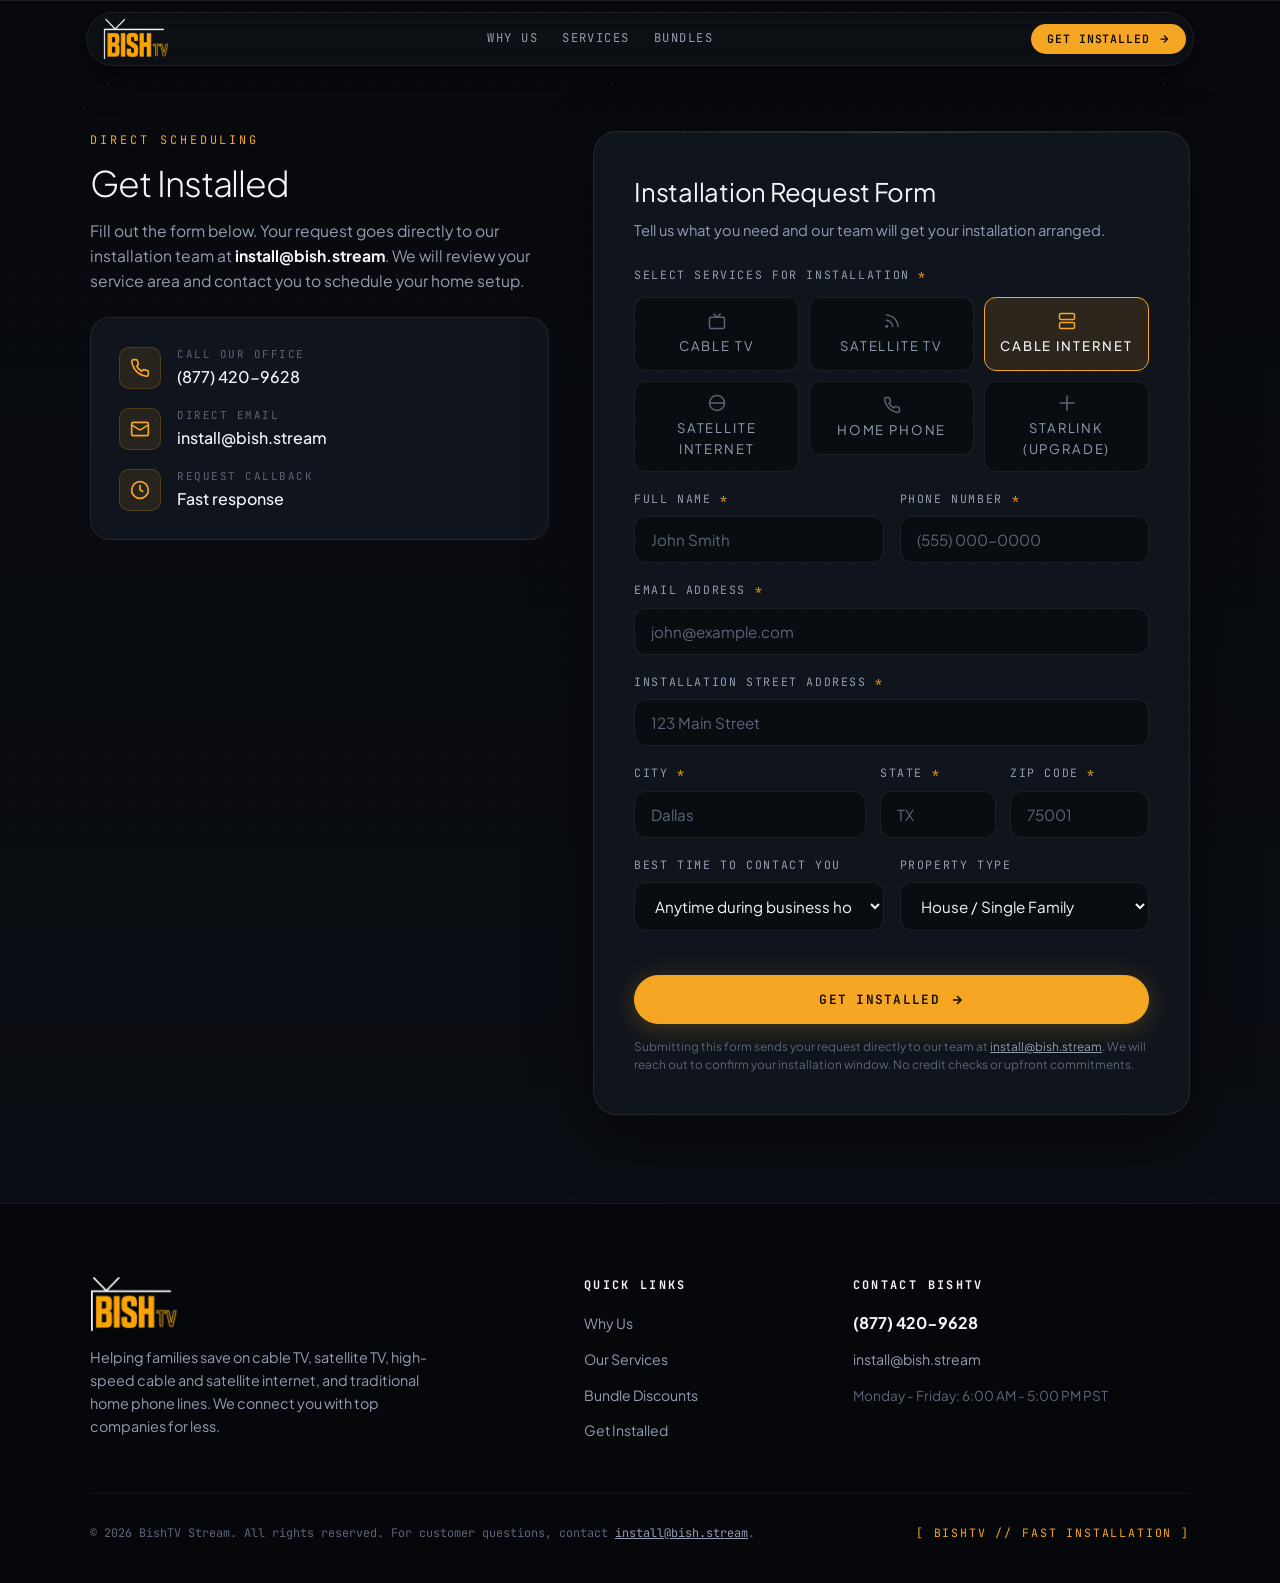
<file: install.html>
<!doctype html>
<html lang="en">
<head>
<meta charset="utf-8">
<meta name="viewport" content="width=device-width, initial-scale=1, viewport-fit=cover">
<title>Get Installed | Request Service | BishTV</title>
<meta name="description" content="Request installation of cable TV, satellite TV, internet or home phone service. Send the form or call BishTV toll-free at (877) 420-9628.">
<meta name="robots" content="index, follow">
<meta name="theme-color" content="#07090d">
<link rel="canonical" href="https://bish.stream/install.html">
<meta property="og:type" content="website">
<meta property="og:site_name" content="BishTV">
<meta property="og:title" content="Get Installed | Request Service | BishTV">
<meta property="og:description" content="Request installation of cable TV, satellite TV, internet or home phone service. Send the form or call BishTV toll-free at (877) 420-9628.">
<meta property="og:url" content="https://bish.stream/install.html">
<meta property="og:image" content="https://bish.stream/og-image.png">
<meta property="og:image:width" content="1200">
<meta property="og:image:height" content="630">
<meta property="og:image:alt" content="BishTV logo">
<meta name="twitter:card" content="summary_large_image">
<meta name="twitter:title" content="Get Installed | Request Service | BishTV">
<meta name="twitter:description" content="Request installation of cable TV, satellite TV, internet or home phone service. Send the form or call BishTV toll-free at (877) 420-9628.">
<meta name="twitter:image" content="https://bish.stream/og-image.png">
<link rel="icon" type="image/png" href="logo-small.png">
<link rel="preconnect" href="https://fonts.googleapis.com">
<link rel="preconnect" href="https://fonts.gstatic.com" crossorigin>
<link href="https://fonts.googleapis.com/css2?family=JetBrains+Mono:wght@400;500;600&family=Plus+Jakarta+Sans:wght@300;400;500;600;700&display=swap" rel="stylesheet">
<link rel="stylesheet" href="styles.css">
<!-- Google Tag Manager -->
<script>(function(w,d,s,l,i){w[l]=w[l]||[];w[l].push({'gtm.start':
new Date().getTime(),event:'gtm.js'});var f=d.getElementsByTagName(s)[0],
j=d.createElement(s),dl=l!='dataLayer'?'&l='+l:'';j.async=true;j.src=
'https://www.googletagmanager.com/gtm.js?id='+i+dl;f.parentNode.insertBefore(j,f);
})(window,document,'script','dataLayer','GTM-5HKFXXDD');</script>
<!-- Google tag (gtag.js) for Google Ads -->
<script async src="https://www.googletagmanager.com/gtag/js?id=AW-18550272135"></script>
<script>
  window.dataLayer = window.dataLayer || [];
  function gtag(){dataLayer.push(arguments);}
  gtag('js', new Date());
  gtag('config', 'AW-18550272135');
</script>
</head>
<body>
<!-- Google Tag Manager (noscript) -->
<noscript><iframe src="https://www.googletagmanager.com/ns.html?id=GTM-5HKFXXDD" height="0" width="0" style="display:none;visibility:hidden"></iframe></noscript>

<div class="noise" aria-hidden="true"></div>

<!-- NAVIGATION -->
<div class="nav-wrap">
  <div class="nav-inner">
    <header class="nav-pill">
      <a href="index.html" class="brand" aria-label="BishTV home">
        <img class="brand-logo" src="logo-small.png" alt="BishTV" width="360" height="229">
      </a>

      <nav class="nav-links">
        <a href="why.html">Why Us</a>
        <a href="services.html">Services</a>
        <a href="services.html#bundles">Bundles</a>
      </nav>

      <a href="install.html" class="nav-cta">
        <span>Get Installed</span>
        <svg width="12" height="12" viewBox="0 0 24 24" fill="none" stroke="currentColor" stroke-width="2.5"><path d="M5 12h14M12 5l7 7-7 7"/></svg>
      </a>
    </header>
  </div>
</div>

<!-- GET INSTALLED FORM -->
<section class="install-section page-top" id="install">
  <div class="wrap">
    <div class="install-grid">
      <!-- Left Info -->
      <div class="info-sidebar">
        <div class="sec-tag">Direct Scheduling</div>
        <h1 style="font-size: 2.2rem; font-weight: 300; line-height: 1.2; margin-bottom: 14px;">Get Installed</h1>
        <p style="color: var(--muted); font-size: 0.98rem; line-height: 1.6;">
          Fill out the form below. Your request goes directly to our installation team at <strong style="color:var(--fg);">install@bish.stream</strong>. We will review your service area and contact you to schedule your home setup.
        </p>

        <div class="contact-callout">
          <div class="callout-row">
            <div class="callout-icon">
              <svg width="20" height="20" viewBox="0 0 24 24" fill="none" stroke="currentColor" stroke-width="2"><path d="M22 16.92v3a2 2 0 0 1-2.18 2 19.79 19.79 0 0 1-8.63-3.07 19.5 19.5 0 0 1-6-6 19.79 19.79 0 0 1-3.07-8.67A2 2 0 0 1 4.11 2h3a2 2 0 0 1 2 1.72 12.84 12.84 0 0 0 .7 2.81 2 2 0 0 1-.45 2.11L8.09 9.91a16 16 0 0 0 6 6l1.27-1.27a2 2 0 0 1 2.11-.45 12.84 12.84 0 0 0 2.81.7A2 2 0 0 1 22 16.92z"/></svg>
            </div>
            <div class="callout-meta">
              <div class="label">Call Our Office</div>
              <div class="val"><a href="tel:8774209628">(877) 420-9628</a></div>
            </div>
          </div>

          <div class="callout-row">
            <div class="callout-icon">
              <svg width="20" height="20" viewBox="0 0 24 24" fill="none" stroke="currentColor" stroke-width="2"><rect x="2" y="4" width="20" height="16" rx="2"/><path d="m22 7-8.97 5.7a1.94 1.94 0 0 1-2.06 0L2 7"/></svg>
            </div>
            <div class="callout-meta">
              <div class="label">Direct Email</div>
              <div class="val"><a href="mailto:install@bish.stream">install@bish.stream</a></div>
            </div>
          </div>

          <div class="callout-row">
            <div class="callout-icon">
              <svg width="20" height="20" viewBox="0 0 24 24" fill="none" stroke="currentColor" stroke-width="2"><circle cx="12" cy="12" r="10"/><polyline points="12 6 12 12 16 14"/></svg>
            </div>
            <div class="callout-meta">
              <div class="label">Request Callback</div>
              <div class="val">Fast response</div>
            </div>
          </div>
        </div>
      </div>

      <!-- Right Form -->
      <div class="form-shell">
        <div id="form-container">
          <div class="form-header">
            <h3>Installation Request Form</h3>
            <p>Tell us what you need and our team will get your installation arranged.</p>
          </div>

          <form id="order-form" onsubmit="handleFormSubmit(event)">
            <input type="text" name="_honey" id="cust-honey" class="hp" tabindex="-1" autocomplete="off" aria-hidden="true">
            <!-- Services Checklist with Cable Internet and Satellite Internet -->
            <div class="form-group">
              <label>Select Services for Installation <span class="req">*</span></label>
              <div class="service-selector">
                <div class="svc-chip">
                  <input type="checkbox" id="svc-cable" name="services" value="Cable TV">
                  <label for="svc-cable">
                    <svg width="18" height="18" viewBox="0 0 24 24" fill="none" stroke="currentColor" stroke-width="2"><rect x="2" y="7" width="20" height="15" rx="2" ry="2"/><polyline points="17 2 12 7 7 2"/></svg>
                    <span>Cable TV</span>
                  </label>
                </div>
                <div class="svc-chip">
                  <input type="checkbox" id="svc-satellite" name="services" value="Satellite TV">
                  <label for="svc-satellite">
                    <svg width="18" height="18" viewBox="0 0 24 24" fill="none" stroke="currentColor" stroke-width="2"><path d="M4 11a9 9 0 0 1 9 9"/><path d="M4 4a16 16 0 0 1 16 16"/><circle cx="5" cy="19" r="1"/></svg>
                    <span>Satellite TV</span>
                  </label>
                </div>
                <div class="svc-chip">
                  <input type="checkbox" id="svc-cable-net" name="services" value="Cable Internet" checked>
                  <label for="svc-cable-net">
                    <svg width="18" height="18" viewBox="0 0 24 24" fill="none" stroke="currentColor" stroke-width="2"><rect x="2" y="2" width="20" height="8" rx="2"/><rect x="2" y="14" width="20" height="8" rx="2"/><line x1="6" y1="6" x2="6.01" y2="6"/><line x1="6" y1="18" x2="6.01" y2="18"/></svg>
                    <span>Cable Internet</span>
                  </label>
                </div>
                <div class="svc-chip">
                  <input type="checkbox" id="svc-sat-net" name="services" value="Satellite Internet">
                  <label for="svc-sat-net">
                    <svg width="18" height="18" viewBox="0 0 24 24" fill="none" stroke="currentColor" stroke-width="2"><circle cx="12" cy="12" r="10"/><path d="M2 12h20"/></svg>
                    <span>Satellite Internet</span>
                  </label>
                </div>
                <div class="svc-chip">
                  <input type="checkbox" id="svc-phone" name="services" value="Traditional Home Phone">
                  <label for="svc-phone">
                    <svg width="18" height="18" viewBox="0 0 24 24" fill="none" stroke="currentColor" stroke-width="2"><path d="M22 16.92v3a2 2 0 0 1-2.18 2 19.79 19.79 0 0 1-8.63-3.07 19.5 19.5 0 0 1-6-6 19.79 19.79 0 0 1-3.07-8.67A2 2 0 0 1 4.11 2h3a2 2 0 0 1 2 1.72 12.84 12.84 0 0 0 .7 2.81 2 2 0 0 1-.45 2.11L8.09 9.91a16 16 0 0 0 6 6l1.27-1.27a2 2 0 0 1 2.11-.45 12.84 12.84 0 0 0 2.81.7A2 2 0 0 1 22 16.92z"/></svg>
                    <span>Home Phone</span>
                  </label>
                </div>
                <div class="svc-chip">
                  <input type="checkbox" id="svc-starlink" name="services" value="Starlink Setup (Paid Upgrade)">
                  <label for="svc-starlink">
                    <svg width="18" height="18" viewBox="0 0 24 24" fill="none" stroke="currentColor" stroke-width="2"><path d="M12 2v20M2 12h20"/></svg>
                    <span>Starlink (Upgrade)</span>
                  </label>
                </div>
              </div>
            </div>

            <!-- Contact Inputs -->
            <div class="form-row-2">
              <div class="form-group">
                <label for="cust-name">Full Name <span class="req">*</span></label>
                <input type="text" id="cust-name" placeholder="John Smith" required>
              </div>
              <div class="form-group">
                <label for="cust-phone">Phone Number <span class="req">*</span></label>
                <input type="tel" id="cust-phone" placeholder="(555) 000-0000" required>
              </div>
            </div>

            <div class="form-group">
              <label for="cust-email">Email Address <span class="req">*</span></label>
              <input type="email" id="cust-email" placeholder="john@example.com" required>
            </div>

            <!-- Address -->
            <div class="form-group">
              <label for="cust-address">Installation Street Address <span class="req">*</span></label>
              <input type="text" id="cust-address" placeholder="123 Main Street" required>
            </div>

            <div class="form-row-3">
              <div class="form-group">
                <label for="cust-city">City <span class="req">*</span></label>
                <input type="text" id="cust-city" placeholder="Dallas" required>
              </div>
              <div class="form-group">
                <label for="cust-state">State <span class="req">*</span></label>
                <input type="text" id="cust-state" placeholder="TX" maxlength="2" required style="text-transform: uppercase;">
              </div>
              <div class="form-group">
                <label for="cust-zip">Zip Code <span class="req">*</span></label>
                <input type="text" id="cust-zip" placeholder="75001" maxlength="5" required>
              </div>
            </div>

            <div class="form-row-2">
              <div class="form-group">
                <label for="cust-time">Best Time to Contact You</label>
                <select id="cust-time">
                  <option value="Anytime during business hours">Anytime during business hours</option>
                  <option value="Morning (6AM - 12PM PST)">Morning (6AM - 12PM PST)</option>
                  <option value="Afternoon (12PM - 5PM PST)">Afternoon (12PM - 5PM PST)</option>
                </select>
              </div>
              <div class="form-group">
                <label for="cust-property">Property Type</label>
                <select id="cust-property">
                  <option value="House / Single Family">House / Single Family</option>
                  <option value="Apartment / Condo">Apartment / Condo</option>
                  <option value="Rural / Farm / Acreage">Rural / Farm / Acreage</option>
                  <option value="Business / Office">Business / Office</option>
                </select>
              </div>
            </div>

            <div class="submit-wrap">
              <button type="submit" class="btn-primary" id="submit-btn" style="width: 100%;">
                <span id="btn-text">Get Installed</span>
                <svg width="14" height="14" viewBox="0 0 24 24" fill="none" stroke="currentColor" stroke-width="2.5"><path d="M5 12h14M12 5l7 7-7 7"/></svg>
              </button>
              <p class="form-legal">
                Submitting this form sends your request directly to our team at <a href="mailto:install@bish.stream">install@bish.stream</a>. We will reach out to confirm your installation window. No credit checks or upfront commitments.
              </p>
              <div class="form-error" id="form-error" role="alert"></div>
            </div>
          </form>
        </div>

        <!-- Success Result -->
        <div class="form-success" id="form-success">
          <div class="success-icon">
            <svg width="28" height="28" viewBox="0 0 24 24" fill="none" stroke="currentColor" stroke-width="2.5"><polyline points="20 6 9 17 4 12"/></svg>
          </div>
          <h4>Request Sent</h4>
          <p>
            Your installation details have been sent to <strong>install@bish.stream</strong>. A BishTV representative will contact you shortly to confirm your installation appointment.
          </p>
          <div class="ref-box">
            Installation Ticket: <span id="ref-code">BST-123456</span><br>
            Sent To: <span>install@bish.stream</span>
          </div>
          <button type="button" class="btn-secondary" onclick="resetForm()">Submit Another Request</button>
        </div>
      </div>
    </div>
  </div>
</section>

<!-- FOOTER -->
<footer>
  <div class="wrap">
    <div class="footer-top">
      <div class="footer-brand">
        <a href="index.html" class="brand" style="margin-bottom: 8px;" aria-label="BishTV home">
          <img class="brand-logo lg" src="logo-small.png" alt="BishTV" width="360" height="229">
        </a>
        <p>Helping families save on cable TV, satellite TV, high-speed cable and satellite internet, and traditional home phone lines. We connect you with top companies for less.</p>
      </div>

      <div class="footer-col">
        <h6>Quick Links</h6>
        <ul>
          <li><a href="why.html">Why Us</a></li>
          <li><a href="services.html">Our Services</a></li>
          <li><a href="services.html#bundles">Bundle Discounts</a></li>
          <li><a href="install.html">Get Installed</a></li>
        </ul>
      </div>

      <div class="footer-col">
        <h6>Contact BishTV</h6>
        <ul>
          <li><strong style="color:var(--fg);">(877) 420-9628</strong></li>
          <li><a href="mailto:install@bish.stream">install@bish.stream</a></li>
          <li><span style="color:var(--dim); font-size:0.85rem;">Monday - Friday: 6:00 AM - 5:00 PM PST</span></li>
        </ul>
      </div>
    </div>

    <div class="footer-bottom">
      <div class="copy">
        &copy; 2026 BishTV Stream. All rights reserved. For customer questions, contact <a href="mailto:install@bish.stream" style="color:var(--muted); text-decoration: underline;">install@bish.stream</a>.
      </div>
      <div class="sec-meta">
        [ BISHTV // FAST INSTALLATION ]
      </div>
    </div>
  </div>
</footer>


<script>
/* Form submission: posts to Web3Forms, which emails install@bish.stream */
const FORM_ENDPOINT = 'https://api.web3forms.com/submit';
const WEB3FORMS_ACCESS_KEY = '95219ffa-b6cb-4e82-b218-4fbd150c27cd';

async function handleFormSubmit(event) {
  event.preventDefault();

  const submitBtn = document.getElementById('submit-btn');
  const btnText = document.getElementById('btn-text');
  const errBox = document.getElementById('form-error');
  errBox.style.display = 'none';

  // Spam trap: real visitors never fill this hidden field.
  if (document.getElementById('cust-honey').value) return;

  submitBtn.disabled = true;
  btnText.textContent = 'Sending Your Request...';

  const checkedSvcs = Array.from(document.querySelectorAll('input[name="services"]:checked'))
    .map(cb => cb.value);
  const val = id => document.getElementById(id).value.trim();
  const ref = 'BST-' + Math.floor(100000 + Math.random() * 900000);

  const payload = {
    access_key: WEB3FORMS_ACCESS_KEY,
    subject: 'Installation Request [' + ref + '] - ' + val('cust-name'),
    from_name: 'BishTV Website',
    replyto: val('cust-email'),
    Ticket: ref,
    Name: val('cust-name'),
    Phone: val('cust-phone'),
    Email: val('cust-email'),
    Address: val('cust-address') + ', ' + val('cust-city') + ', ' + val('cust-state').toUpperCase() + ' ' + val('cust-zip'),
    'Property Type': val('cust-property'),
    'Best Time to Contact': val('cust-time'),
    Services: checkedSvcs.length ? checkedSvcs.join(', ') : 'No service selected'
  };

  try {
    const res = await fetch(FORM_ENDPOINT, {
      method: 'POST',
      headers: { 'Content-Type': 'application/json', 'Accept': 'application/json' },
      body: JSON.stringify(payload)
    });
    const data = await res.json().catch(() => ({}));
    if (!res.ok || data.success !== true) {
      throw new Error(data.message || ('HTTP ' + res.status));
    }
    document.getElementById('ref-code').textContent = ref;
    // Event snippet for Contact conversion page: fires only after the request is sent
    try { gtag('event', 'conversion', {'send_to': 'AW-18550272135/SgenCIDd9rMdEIfhuo1F'}); } catch (e) {}
    document.getElementById('form-container').style.display = 'none';
    document.getElementById('form-success').style.display = 'block';
  } catch (err) {
    const lines = Object.keys(payload).filter(k => ['access_key','subject','from_name','replyto'].indexOf(k) === -1).map(k => k + ': ' + payload[k]).join('\n');
    const mailto = 'mailto:install@bish.stream?subject=' + encodeURIComponent(payload.subject) + '&body=' + encodeURIComponent(lines);
    errBox.innerHTML = 'We could not send your request automatically. <a href="' + mailto + '">Send it from your email app</a>, or call <a href="tel:8774209628">(877) 420-9628</a>.';
    errBox.style.display = 'block';
    submitBtn.disabled = false;
    btnText.textContent = 'Get Installed';
    console.error('Form submission failed:', err && err.message ? err.message : err);
  }
}

function resetForm() {
  document.getElementById('order-form').reset();
  document.getElementById('form-container').style.display = 'block';
  document.getElementById('form-success').style.display = 'none';
  const submitBtn = document.getElementById('submit-btn');
  submitBtn.disabled = false;
  document.getElementById('btn-text').textContent = "Get Installed";
  document.getElementById('form-error').style.display = 'none';
}
</script>
</body>
</html>
</file>
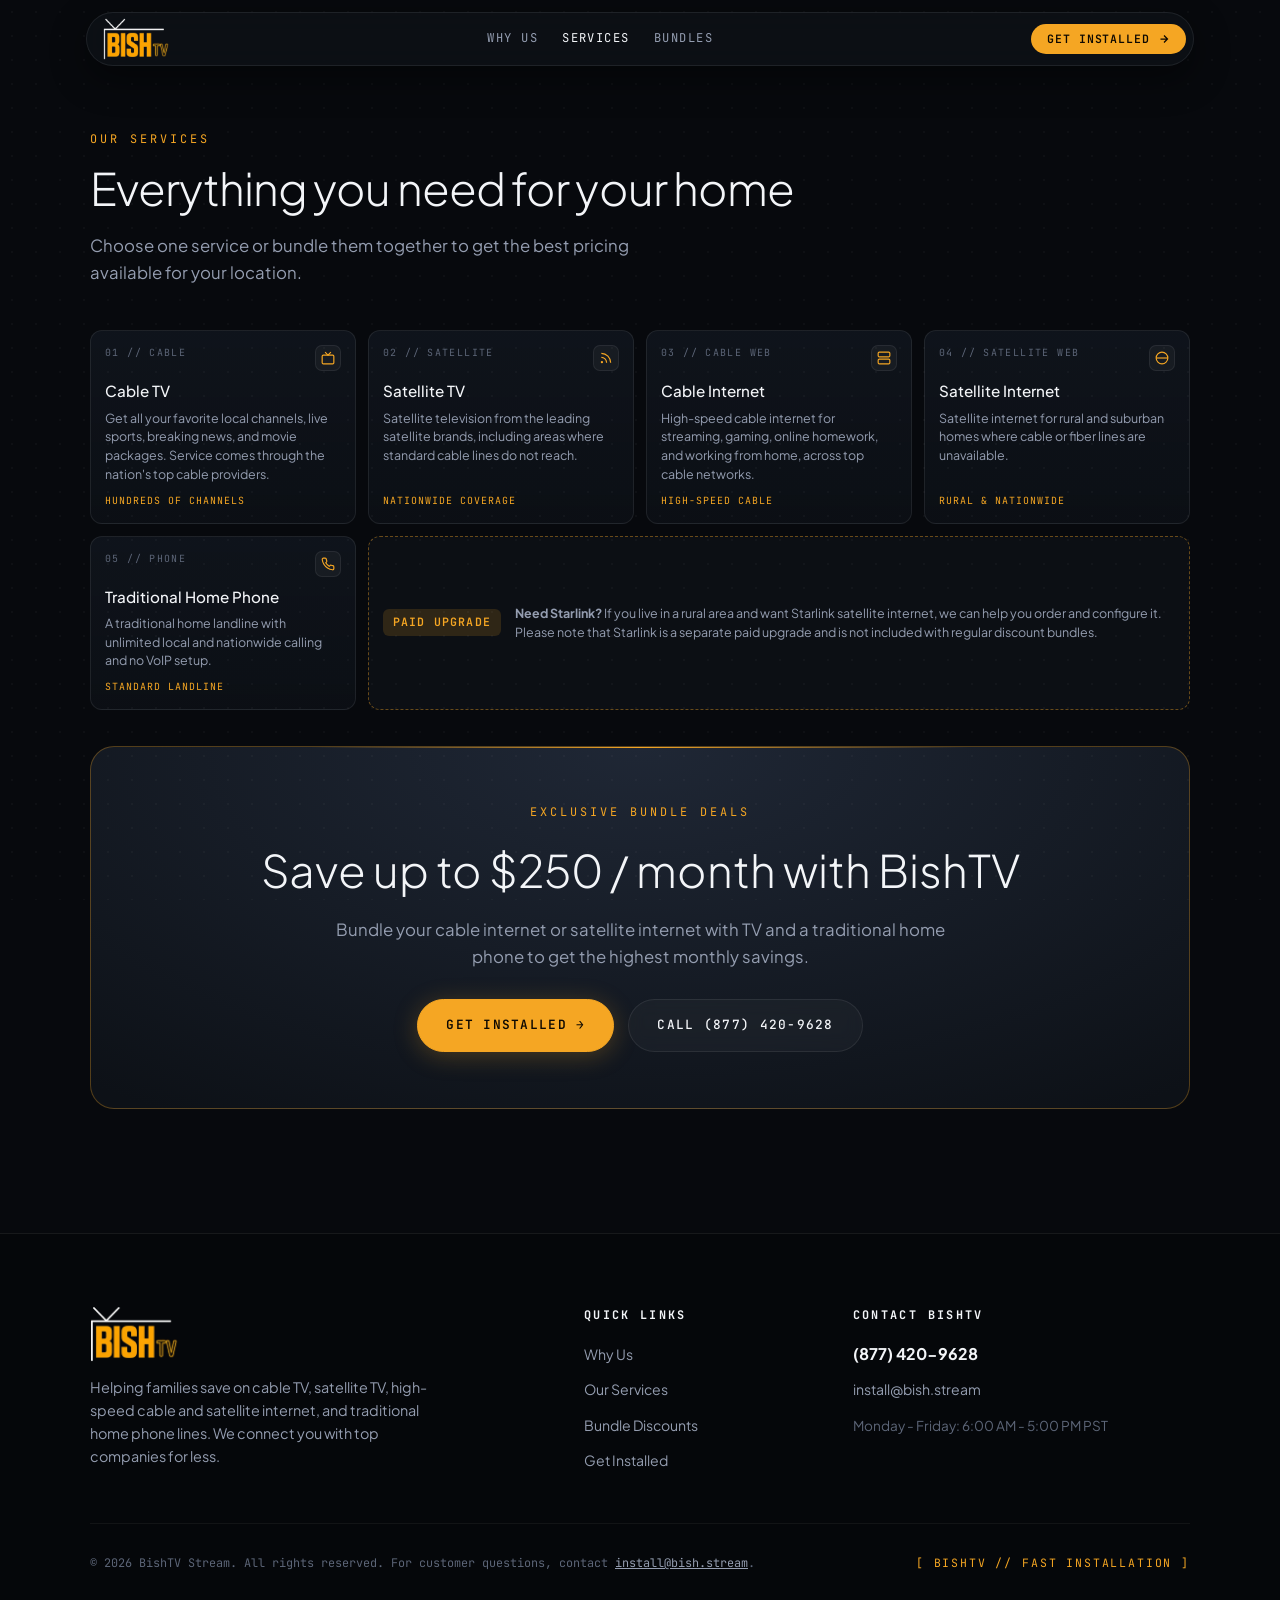
<file: services.html>
<!doctype html>
<html lang="en">
<head>
<meta charset="utf-8">
<meta name="viewport" content="width=device-width, initial-scale=1, viewport-fit=cover">
<title>Cable, Satellite, Internet &amp; Home Phone Services | BishTV</title>
<meta name="description" content="Cable TV, satellite TV, cable internet, satellite internet and traditional home phone from BishTV. Starlink setup is available as a paid upgrade.">
<meta name="robots" content="index, follow">
<meta name="theme-color" content="#07090d">
<link rel="canonical" href="https://bish.stream/services.html">
<meta property="og:type" content="website">
<meta property="og:site_name" content="BishTV">
<meta property="og:title" content="Cable, Satellite, Internet &amp; Home Phone Services | BishTV">
<meta property="og:description" content="Cable TV, satellite TV, cable internet, satellite internet and traditional home phone from BishTV. Starlink setup is available as a paid upgrade.">
<meta property="og:url" content="https://bish.stream/services.html">
<meta property="og:image" content="https://bish.stream/og-image.png">
<meta property="og:image:width" content="1200">
<meta property="og:image:height" content="630">
<meta property="og:image:alt" content="BishTV logo">
<meta name="twitter:card" content="summary_large_image">
<meta name="twitter:title" content="Cable, Satellite, Internet &amp; Home Phone Services | BishTV">
<meta name="twitter:description" content="Cable TV, satellite TV, cable internet, satellite internet and traditional home phone from BishTV. Starlink setup is available as a paid upgrade.">
<meta name="twitter:image" content="https://bish.stream/og-image.png">
<link rel="icon" type="image/png" href="logo-small.png">
<link rel="preconnect" href="https://fonts.googleapis.com">
<link rel="preconnect" href="https://fonts.gstatic.com" crossorigin>
<link href="https://fonts.googleapis.com/css2?family=JetBrains+Mono:wght@400;500;600&family=Plus+Jakarta+Sans:wght@300;400;500;600;700&display=swap" rel="stylesheet">
<link rel="stylesheet" href="styles.css">
<!-- Google Tag Manager -->
<script>(function(w,d,s,l,i){w[l]=w[l]||[];w[l].push({'gtm.start':
new Date().getTime(),event:'gtm.js'});var f=d.getElementsByTagName(s)[0],
j=d.createElement(s),dl=l!='dataLayer'?'&l='+l:'';j.async=true;j.src=
'https://www.googletagmanager.com/gtm.js?id='+i+dl;f.parentNode.insertBefore(j,f);
})(window,document,'script','dataLayer','GTM-5HKFXXDD');</script>
<!-- Google tag (gtag.js) for Google Ads -->
<script async src="https://www.googletagmanager.com/gtag/js?id=AW-18550272135"></script>
<script>
  window.dataLayer = window.dataLayer || [];
  function gtag(){dataLayer.push(arguments);}
  gtag('js', new Date());
  gtag('config', 'AW-18550272135');
</script>
</head>
<body>
<!-- Google Tag Manager (noscript) -->
<noscript><iframe src="https://www.googletagmanager.com/ns.html?id=GTM-5HKFXXDD" height="0" width="0" style="display:none;visibility:hidden"></iframe></noscript>

<div class="noise" aria-hidden="true"></div>

<!-- NAVIGATION -->
<div class="nav-wrap">
  <div class="nav-inner">
    <header class="nav-pill">
      <a href="index.html" class="brand" aria-label="BishTV home">
        <img class="brand-logo" src="logo-small.png" alt="BishTV" width="360" height="229">
      </a>

      <nav class="nav-links">
        <a href="why.html">Why Us</a>
        <a href="services.html" class="active" aria-current="page">Services</a>
        <a href="services.html#bundles">Bundles</a>
      </nav>

      <a href="install.html" class="nav-cta">
        <span>Get Installed</span>
        <svg width="12" height="12" viewBox="0 0 24 24" fill="none" stroke="currentColor" stroke-width="2.5"><path d="M5 12h14M12 5l7 7-7 7"/></svg>
      </a>
    </header>
  </div>
</div>

<!-- SERVICES -->
<section class="section page-top" id="services">
  <div class="wrap">
    <div class="sec-tag">Our Services</div>
    <h1 class="sec-title">Everything you need for your home</h1>
    <p class="sec-desc">Choose one service or bundle them together to get the best pricing available for your location.</p>

    <div class="services-grid">
      <div class="service-box">
        <div>
          <div class="svc-head">
            <span class="svc-num">01 // CABLE</span>
            <div class="svc-icon">
              <svg width="20" height="20" viewBox="0 0 24 24" fill="none" stroke="currentColor" stroke-width="2"><rect x="2" y="7" width="20" height="15" rx="2" ry="2"/><polyline points="17 2 12 7 7 2"/></svg>
            </div>
          </div>
          <h4>Cable TV</h4>
          <p>Get all your favorite local channels, live sports, breaking news, and movie packages. Service comes through the nation's top cable providers.</p>
        </div>
        <div class="svc-badge">Hundreds of Channels</div>
      </div>

      <div class="service-box">
        <div>
          <div class="svc-head">
            <span class="svc-num">02 // SATELLITE</span>
            <div class="svc-icon">
              <svg width="20" height="20" viewBox="0 0 24 24" fill="none" stroke="currentColor" stroke-width="2"><path d="M4 11a9 9 0 0 1 9 9"/><path d="M4 4a16 16 0 0 1 16 16"/><circle cx="5" cy="19" r="1"/></svg>
            </div>
          </div>
          <h4>Satellite TV</h4>
          <p>Satellite television from the leading satellite brands, including areas where standard cable lines do not reach.</p>
        </div>
        <div class="svc-badge">Nationwide Coverage</div>
      </div>

      <div class="service-box">
        <div>
          <div class="svc-head">
            <span class="svc-num">03 // CABLE WEB</span>
            <div class="svc-icon">
              <svg width="20" height="20" viewBox="0 0 24 24" fill="none" stroke="currentColor" stroke-width="2"><rect x="2" y="2" width="20" height="8" rx="2"/><rect x="2" y="14" width="20" height="8" rx="2"/><line x1="6" y1="6" x2="6.01" y2="6"/><line x1="6" y1="18" x2="6.01" y2="18"/></svg>
            </div>
          </div>
          <h4>Cable Internet</h4>
          <p>High-speed cable internet for streaming, gaming, online homework, and working from home, across top cable networks.</p>
        </div>
        <div class="svc-badge">High-Speed Cable</div>
      </div>

      <div class="service-box">
        <div>
          <div class="svc-head">
            <span class="svc-num">04 // SATELLITE WEB</span>
            <div class="svc-icon">
              <svg width="20" height="20" viewBox="0 0 24 24" fill="none" stroke="currentColor" stroke-width="2"><circle cx="12" cy="12" r="10"/><path d="M2 12h20"/></svg>
            </div>
          </div>
          <h4>Satellite Internet</h4>
          <p>Satellite internet for rural and suburban homes where cable or fiber lines are unavailable.</p>
        </div>
        <div class="svc-badge">Rural &amp; Nationwide</div>
      </div>

      <div class="service-box">
        <div>
          <div class="svc-head">
            <span class="svc-num">05 // PHONE</span>
            <div class="svc-icon">
              <svg width="20" height="20" viewBox="0 0 24 24" fill="none" stroke="currentColor" stroke-width="2"><path d="M22 16.92v3a2 2 0 0 1-2.18 2 19.79 19.79 0 0 1-8.63-3.07 19.5 19.5 0 0 1-6-6 19.79 19.79 0 0 1-3.07-8.67A2 2 0 0 1 4.11 2h3a2 2 0 0 1 2 1.72 12.84 12.84 0 0 0 .7 2.81 2 2 0 0 1-.45 2.11L8.09 9.91a16 16 0 0 0 6 6l1.27-1.27a2 2 0 0 1 2.11-.45 12.84 12.84 0 0 0 2.81.7A2 2 0 0 1 22 16.92z"/></svg>
            </div>
          </div>
          <h4>Traditional Home Phone</h4>
          <p>A traditional home landline with unlimited local and nationwide calling and no VoIP setup.</p>
        </div>
        <div class="svc-badge">Standard Landline</div>
      </div>

      <!-- STARLINK CALLOUT -->
      <div class="starlink-notice">
        <span class="starlink-badge">Paid Upgrade</span>
        <p><strong>Need Starlink?</strong> If you live in a rural area and want Starlink satellite internet, we can help you order and configure it. Please note that Starlink is a separate paid upgrade and is not included with regular discount bundles.</p>
      </div>
    </div>

    <!-- BUNDLE BANNER -->
    <div class="bundle-banner" id="bundles">
      <div class="sec-tag" style="color:var(--accent);">Exclusive Bundle Deals</div>
      <h2>Save up to $250 / month with BishTV</h2>
      <p>Bundle your cable internet or satellite internet with TV and a traditional home phone to get the highest monthly savings.</p>
      <div style="display:inline-flex; gap: 14px; flex-wrap:wrap; justify-content:center;">
        <a href="install.html" class="btn-primary">Get Installed &rarr;</a>
        <a href="tel:8774209628" class="btn-secondary">Call (877) 420-9628</a>
      </div>
    </div>
  </div>
</section>

<!-- FOOTER -->
<footer>
  <div class="wrap">
    <div class="footer-top">
      <div class="footer-brand">
        <a href="index.html" class="brand" style="margin-bottom: 8px;" aria-label="BishTV home">
          <img class="brand-logo lg" src="logo-small.png" alt="BishTV" width="360" height="229">
        </a>
        <p>Helping families save on cable TV, satellite TV, high-speed cable and satellite internet, and traditional home phone lines. We connect you with top companies for less.</p>
      </div>

      <div class="footer-col">
        <h6>Quick Links</h6>
        <ul>
          <li><a href="why.html">Why Us</a></li>
          <li><a href="services.html">Our Services</a></li>
          <li><a href="services.html#bundles">Bundle Discounts</a></li>
          <li><a href="install.html">Get Installed</a></li>
        </ul>
      </div>

      <div class="footer-col">
        <h6>Contact BishTV</h6>
        <ul>
          <li><strong style="color:var(--fg);">(877) 420-9628</strong></li>
          <li><a href="mailto:install@bish.stream">install@bish.stream</a></li>
          <li><span style="color:var(--dim); font-size:0.85rem;">Monday - Friday: 6:00 AM - 5:00 PM PST</span></li>
        </ul>
      </div>
    </div>

    <div class="footer-bottom">
      <div class="copy">
        &copy; 2026 BishTV Stream. All rights reserved. For customer questions, contact <a href="mailto:install@bish.stream" style="color:var(--muted); text-decoration: underline;">install@bish.stream</a>.
      </div>
      <div class="sec-meta">
        [ BISHTV // FAST INSTALLATION ]
      </div>
    </div>
  </div>
</footer>


</body>
</html>
</file>
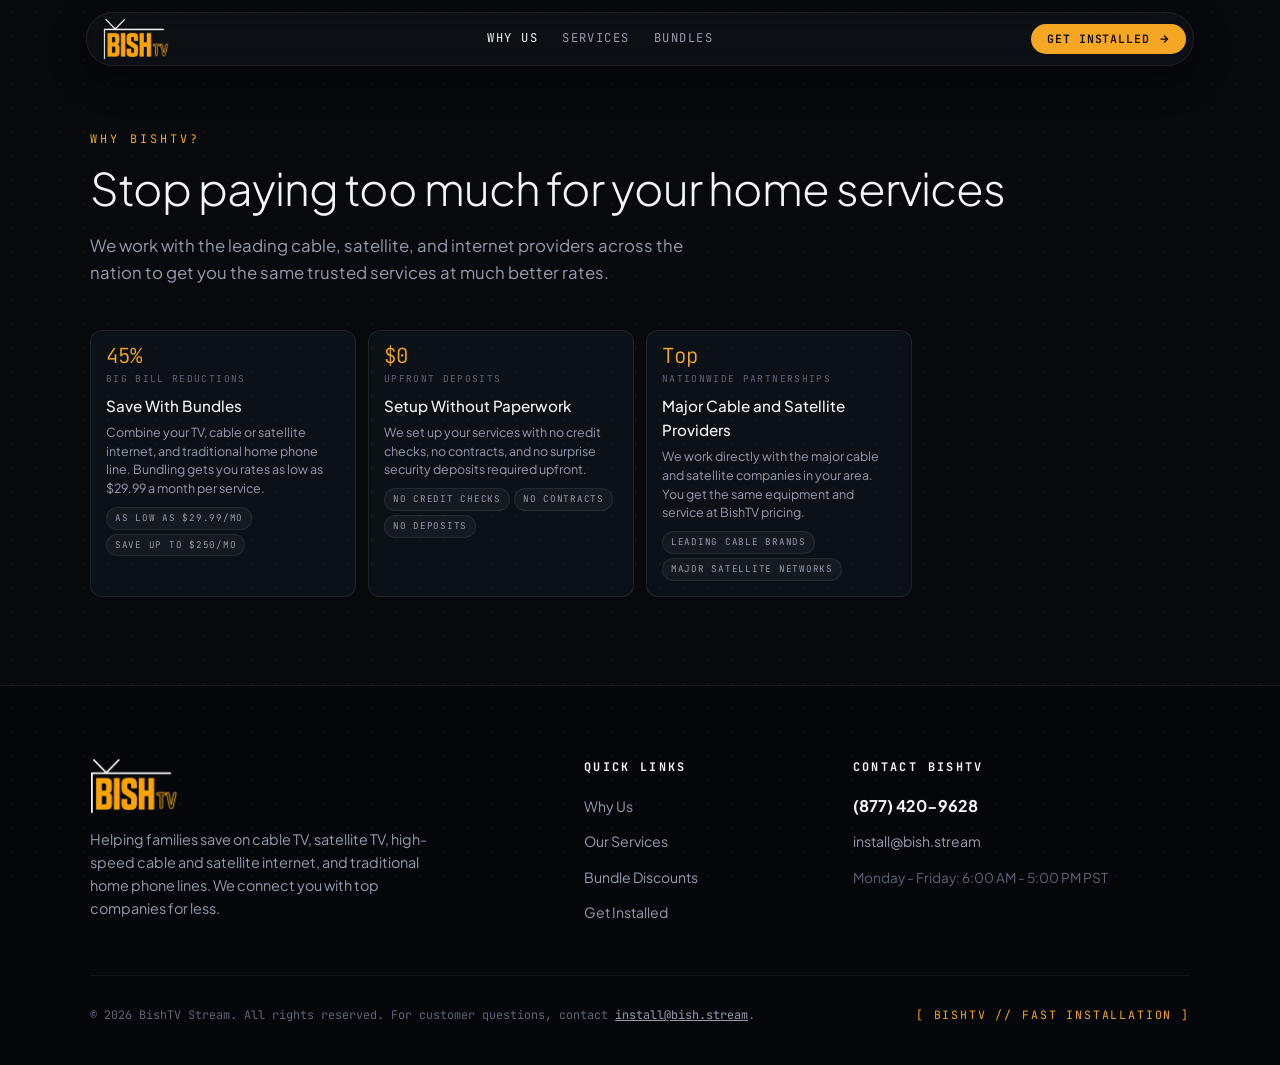
<file: why.html>
<!doctype html>
<html lang="en">
<head>
<meta charset="utf-8">
<meta name="viewport" content="width=device-width, initial-scale=1, viewport-fit=cover">
<title>Why BishTV | Cable, Satellite, Internet &amp; Phone Bundles</title>
<meta name="description" content="See why customers bundle cable or satellite TV, internet and a traditional home phone with BishTV: bundle pricing, no credit checks, no contracts, no deposits.">
<meta name="robots" content="index, follow">
<meta name="theme-color" content="#07090d">
<link rel="canonical" href="https://bish.stream/why.html">
<meta property="og:type" content="website">
<meta property="og:site_name" content="BishTV">
<meta property="og:title" content="Why BishTV | Cable, Satellite, Internet &amp; Phone Bundles">
<meta property="og:description" content="See why customers bundle cable or satellite TV, internet and a traditional home phone with BishTV: bundle pricing, no credit checks, no contracts, no deposits.">
<meta property="og:url" content="https://bish.stream/why.html">
<meta property="og:image" content="https://bish.stream/og-image.png">
<meta property="og:image:width" content="1200">
<meta property="og:image:height" content="630">
<meta property="og:image:alt" content="BishTV logo">
<meta name="twitter:card" content="summary_large_image">
<meta name="twitter:title" content="Why BishTV | Cable, Satellite, Internet &amp; Phone Bundles">
<meta name="twitter:description" content="See why customers bundle cable or satellite TV, internet and a traditional home phone with BishTV: bundle pricing, no credit checks, no contracts, no deposits.">
<meta name="twitter:image" content="https://bish.stream/og-image.png">
<link rel="icon" type="image/png" href="logo-small.png">
<link rel="preconnect" href="https://fonts.googleapis.com">
<link rel="preconnect" href="https://fonts.gstatic.com" crossorigin>
<link href="https://fonts.googleapis.com/css2?family=JetBrains+Mono:wght@400;500;600&family=Plus+Jakarta+Sans:wght@300;400;500;600;700&display=swap" rel="stylesheet">
<link rel="stylesheet" href="styles.css">
<!-- Google Tag Manager -->
<script>(function(w,d,s,l,i){w[l]=w[l]||[];w[l].push({'gtm.start':
new Date().getTime(),event:'gtm.js'});var f=d.getElementsByTagName(s)[0],
j=d.createElement(s),dl=l!='dataLayer'?'&l='+l:'';j.async=true;j.src=
'https://www.googletagmanager.com/gtm.js?id='+i+dl;f.parentNode.insertBefore(j,f);
})(window,document,'script','dataLayer','GTM-5HKFXXDD');</script>
<!-- Google tag (gtag.js) for Google Ads -->
<script async src="https://www.googletagmanager.com/gtag/js?id=AW-18550272135"></script>
<script>
  window.dataLayer = window.dataLayer || [];
  function gtag(){dataLayer.push(arguments);}
  gtag('js', new Date());
  gtag('config', 'AW-18550272135');
</script>
</head>
<body>
<!-- Google Tag Manager (noscript) -->
<noscript><iframe src="https://www.googletagmanager.com/ns.html?id=GTM-5HKFXXDD" height="0" width="0" style="display:none;visibility:hidden"></iframe></noscript>

<div class="noise" aria-hidden="true"></div>

<!-- NAVIGATION -->
<div class="nav-wrap">
  <div class="nav-inner">
    <header class="nav-pill">
      <a href="index.html" class="brand" aria-label="BishTV home">
        <img class="brand-logo" src="logo-small.png" alt="BishTV" width="360" height="229">
      </a>

      <nav class="nav-links">
        <a href="why.html" class="active" aria-current="page">Why Us</a>
        <a href="services.html">Services</a>
        <a href="services.html#bundles">Bundles</a>
      </nav>

      <a href="install.html" class="nav-cta">
        <span>Get Installed</span>
        <svg width="12" height="12" viewBox="0 0 24 24" fill="none" stroke="currentColor" stroke-width="2.5"><path d="M5 12h14M12 5l7 7-7 7"/></svg>
      </a>
    </header>
  </div>
</div>

<!-- WHY BISHTV -->
<section class="section page-top" id="why">
  <div class="wrap">
    <div class="sec-tag">Why BishTV?</div>
    <h1 class="sec-title">Stop paying too much for your home services</h1>
    <p class="sec-desc">We work with the leading cable, satellite, and internet providers across the nation to get you the same trusted services at much better rates.</p>

    <div class="grid-3">
      <div class="card">
        <div class="card-metric">45%</div>
        <div class="card-label">Big Bill Reductions</div>
        <h3>Save With Bundles</h3>
        <p>Combine your TV, cable or satellite internet, and traditional home phone line. Bundling gets you rates as low as $29.99 a month per service.</p>
        <ul class="tag-list">
          <li>As low as $29.99/mo</li>
          <li>Save up to $250/mo</li>
        </ul>
      </div>

      <div class="card">
        <div class="card-metric">$0</div>
        <div class="card-label">Upfront Deposits</div>
        <h3>Setup Without Paperwork</h3>
        <p>We set up your services with no credit checks, no contracts, and no surprise security deposits required upfront.</p>
        <ul class="tag-list">
          <li>No Credit Checks</li>
          <li>No Contracts</li>
          <li>No Deposits</li>
        </ul>
      </div>

      <div class="card">
        <div class="card-metric">Top</div>
        <div class="card-label">Nationwide Partnerships</div>
        <h3>Major Cable and Satellite Providers</h3>
        <p>We work directly with the major cable and satellite companies in your area. You get the same equipment and service at BishTV pricing.</p>
        <ul class="tag-list">
          <li>Leading Cable Brands</li>
          <li>Major Satellite Networks</li>
        </ul>
      </div>
    </div>
  </div>
</section>

<!-- FOOTER -->
<footer>
  <div class="wrap">
    <div class="footer-top">
      <div class="footer-brand">
        <a href="index.html" class="brand" style="margin-bottom: 8px;" aria-label="BishTV home">
          <img class="brand-logo lg" src="logo-small.png" alt="BishTV" width="360" height="229">
        </a>
        <p>Helping families save on cable TV, satellite TV, high-speed cable and satellite internet, and traditional home phone lines. We connect you with top companies for less.</p>
      </div>

      <div class="footer-col">
        <h6>Quick Links</h6>
        <ul>
          <li><a href="why.html">Why Us</a></li>
          <li><a href="services.html">Our Services</a></li>
          <li><a href="services.html#bundles">Bundle Discounts</a></li>
          <li><a href="install.html">Get Installed</a></li>
        </ul>
      </div>

      <div class="footer-col">
        <h6>Contact BishTV</h6>
        <ul>
          <li><strong style="color:var(--fg);">(877) 420-9628</strong></li>
          <li><a href="mailto:install@bish.stream">install@bish.stream</a></li>
          <li><span style="color:var(--dim); font-size:0.85rem;">Monday - Friday: 6:00 AM - 5:00 PM PST</span></li>
        </ul>
      </div>
    </div>

    <div class="footer-bottom">
      <div class="copy">
        &copy; 2026 BishTV Stream. All rights reserved. For customer questions, contact <a href="mailto:install@bish.stream" style="color:var(--muted); text-decoration: underline;">install@bish.stream</a>.
      </div>
      <div class="sec-meta">
        [ BISHTV // FAST INSTALLATION ]
      </div>
    </div>
  </div>
</footer>


</body>
</html>
</file>
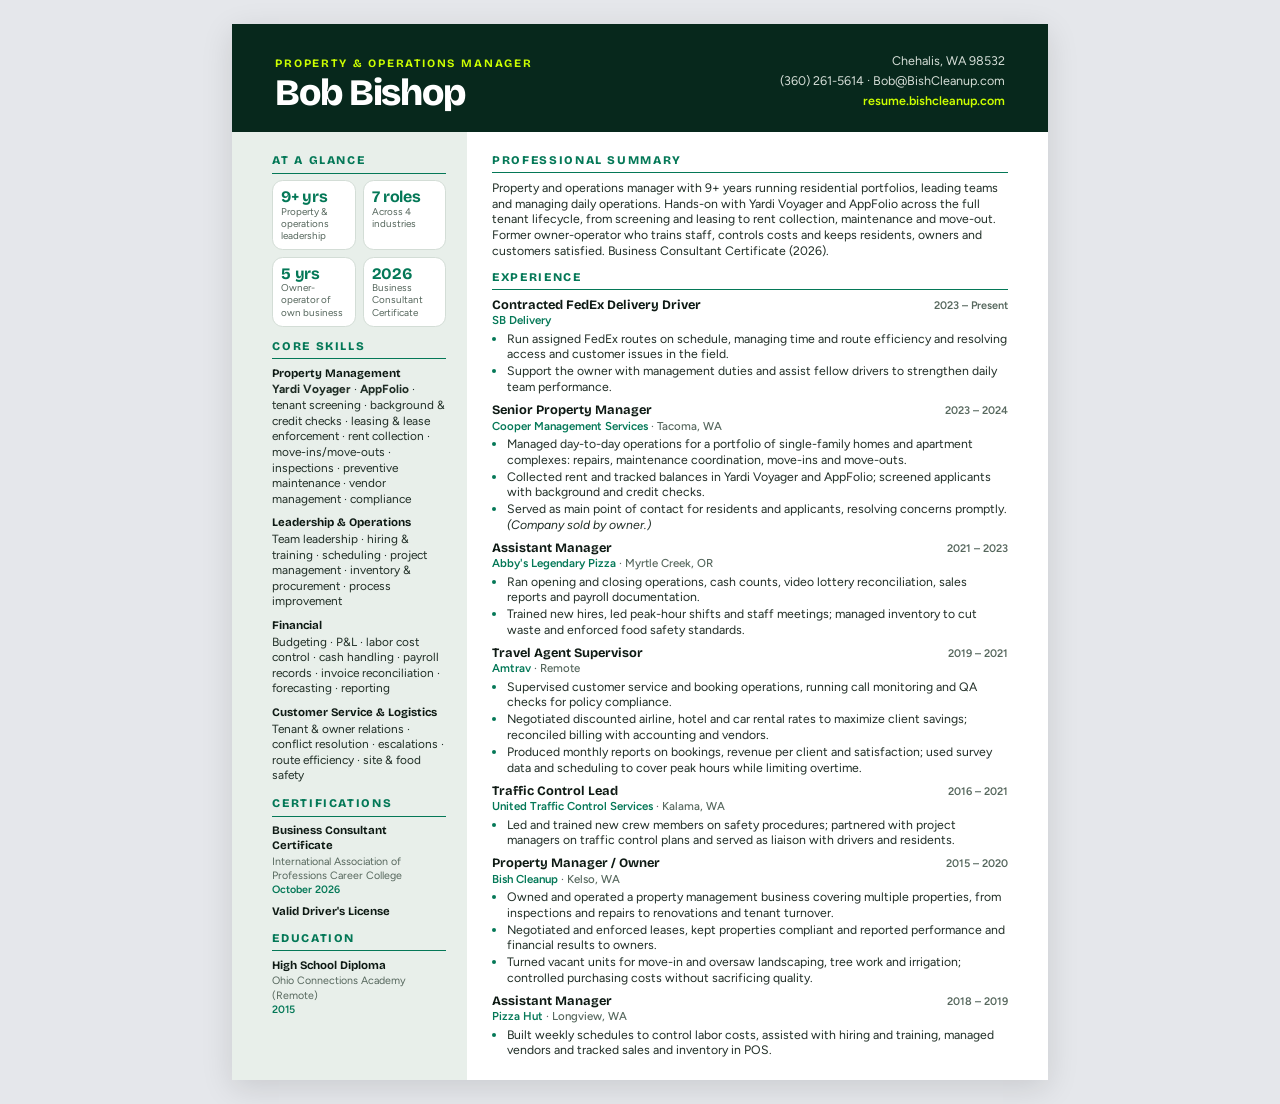
<file: resume/public/one-page.html>
<!doctype html>
<html lang="en">
<head>
<meta charset="utf-8">
<meta name="viewport" content="width=device-width, initial-scale=1">
<title>Bob Bishop | Resume</title>
<meta name="robots" content="noindex">
<link href="https://fonts.googleapis.com/css2?family=Bricolage+Grotesque:opsz,wght@12..96,600;12..96,800&family=Figtree:wght@400;500;600;700&display=swap" rel="stylesheet">
<style>
:root { --ink: #0e1a14; --ink-2: #1f2d25; --muted: #56675d; --line: #d3ddd6; --accent: #047857; --accent-ink: #047857; --side: #e8efea; --lime: #ccff00; color-scheme: light; }
@page { size: Letter; margin: 0; }
* { box-sizing: border-box; }
html, body { margin: 0; background: #e5e7eb; }
body { font-family: Figtree, ui-sans-serif, system-ui, -apple-system, "Segoe UI", Roboto, Arial, sans-serif; color: var(--ink); -webkit-print-color-adjust: exact; print-color-adjust: exact; }
.page { width: 8.5in; height: 11in; margin: 24px auto; background: #fff; display: grid; grid-template-columns: 2.45in 1fr; grid-template-rows: auto 1fr; overflow: hidden; box-shadow: 0 8px 30px rgba(0,0,0,.12); }
@media print { html, body { background: #fff; } .page { margin: 0; box-shadow: none; } }

header { grid-column: 1 / -1; background: #07281c; color: #fff; position: relative; overflow: hidden; padding: 0.28in 0.45in 0.22in; display: flex; justify-content: space-between; align-items: flex-end; gap: 16px; }
.eyebrow { font-family: "Bricolage Grotesque", sans-serif; color: var(--lime); font-weight: 700; font-size: 8.5pt; letter-spacing: .16em; text-transform: uppercase; margin: 0 0 3pt; }
h1 { font-family: "Bricolage Grotesque", sans-serif; font-size: 28pt; line-height: 1; letter-spacing: -.03em; margin: 0; font-weight: 800; }
.contact { font-size: 9.4pt; color: #d5ddd7; text-align: right; line-height: 1.6; }
.contact a { color: inherit; text-decoration: none; }
.contact { position: relative; } .contact b { color: var(--lime); font-weight: 600; }

aside { background: var(--side); padding: 0.22in 0.22in 0.2in 0.42in; font-size: 8.9pt; line-height: 1.32; color: var(--ink-2); }
main { padding: 0.22in 0.42in 0.2in 0.26in; font-size: 9.2pt; line-height: 1.28; color: var(--ink-2); }
h2 { font-family: "Bricolage Grotesque", sans-serif; font-size: 8.8pt; font-weight: 800; letter-spacing: .14em; text-transform: uppercase; color: var(--accent-ink); margin: 0 0 5pt; padding-bottom: 3pt; border-bottom: 1.2pt solid var(--accent); }
aside section + section, main section + section { margin-top: 9pt; }
h3 { font-family: "Bricolage Grotesque", sans-serif; margin: 0; font-size: 9.6pt; color: var(--ink); }
aside h3 { font-size: 8.6pt; margin: 6pt 0 1pt; }
aside h3:first-of-type { margin-top: 0; }
aside p { margin: 0; }
.kpi { display: grid; grid-template-columns: 1fr 1fr; gap: 5pt; }
.kpi div { background: #fff; border-radius: 5pt; padding: 5pt 6pt; border: 1px solid var(--line); }
.kpi b { font-family: "Bricolage Grotesque", sans-serif; display: block; font-size: 12pt; color: var(--accent-ink); line-height: 1.1; letter-spacing: -.02em; }
.kpi span { font-size: 7.4pt; color: var(--muted); line-height: 1.25; display: block; }
.cred { margin-bottom: 5pt; }
.cred .sub { color: var(--muted); font-size: 8pt; }
.cred .date { color: var(--accent-ink); font-weight: 600; font-size: 8pt; }

.summary { margin: 0; }
.job { margin-top: 5.5pt; }
.job:first-of-type { margin-top: 0; }
.jh { display: flex; justify-content: space-between; align-items: baseline; gap: 10px; }
.jh .d { font-size: 8.2pt; font-weight: 600; color: var(--muted); white-space: nowrap; }
.org { font-size: 8.6pt; color: var(--accent-ink); font-weight: 600; }
.org span { color: var(--muted); font-weight: 500; }
ul { margin: 2pt 0 0; padding-left: 11pt; }
li { margin: 1pt 0; }
li::marker { color: var(--accent); }
.early { margin-top: 7pt; }
.early .row { display: flex; justify-content: space-between; gap: 10px; margin-top: 2pt; }
.early .row b { color: var(--ink); font-weight: 600; }
.early .row .d { font-size: 8.2pt; font-weight: 600; color: var(--muted); white-space: nowrap; }
.early p { margin: 2pt 0 0; }
.foot { margin-top: 9pt; font-size: 7.8pt; color: var(--muted); }
.who { position: relative; display: flex; align-items: center; gap: 12pt; }
.kpi div { border-radius: 8pt; }
.kpi b { color: var(--accent); }
li::marker { color: var(--accent); }
</style>
</head>
<body>
<div class="page">
  <header>
    <div class="who">
      <div>
        <p class="eyebrow">Property &amp; Operations Manager</p>
        <h1>Bob Bishop</h1>
      </div>
    </div>
    <div class="contact">
      Chehalis, WA 98532<br>
      <a href="tel:+13602615614">(360) 261-5614</a> · <a href="mailto:Bob@BishCleanup.com">Bob@BishCleanup.com</a><br>
      <a href="https://resume.bishcleanup.com/"><b>resume.bishcleanup.com</b></a>
    </div>
  </header>

  <aside>
    <section>
      <h2>At a Glance</h2>
      <div class="kpi">
        <div><b>9+ yrs</b><span>Property &amp; operations leadership</span></div>
        <div><b>7 roles</b><span>Across 4 industries</span></div>
        <div><b>5 yrs</b><span>Owner-operator of own business</span></div>
        <div><b>2026</b><span>Business Consultant Certificate</span></div>
      </div>
    </section>

    <section>
      <h2>Core Skills</h2>
      <h3>Property Management</h3>
      <p><b>Yardi Voyager</b> · <b>AppFolio</b> · tenant screening · background &amp; credit checks · leasing &amp; lease enforcement · rent collection · move-ins/move-outs · inspections · preventive maintenance · vendor management · compliance</p>
      <h3>Leadership &amp; Operations</h3>
      <p>Team leadership · hiring &amp; training · scheduling · project management · inventory &amp; procurement · process improvement</p>
      <h3>Financial</h3>
      <p>Budgeting · P&amp;L · labor cost control · cash handling · payroll records · invoice reconciliation · forecasting · reporting</p>
      <h3>Customer Service &amp; Logistics</h3>
      <p>Tenant &amp; owner relations · conflict resolution · escalations · route efficiency · site &amp; food safety</p>
    </section>

    <section>
      <h2>Certifications</h2>
      <div class="cred">
        <h3>Business Consultant Certificate</h3>
        <div class="sub">International Association of Professions Career College</div>
        <div class="date">October 2026</div>
      </div>
      <div class="cred">
        <h3>Valid Driver's License</h3>
      </div>
    </section>

    <section>
      <h2>Education</h2>
      <div class="cred">
        <h3>High School Diploma</h3>
        <div class="sub">Ohio Connections Academy (Remote)</div>
        <div class="date">2015</div>
      </div>
    </section>
  </aside>

  <main>
    <section>
      <h2>Professional Summary</h2>
      <p class="summary">Property and operations manager with 9+ years running residential portfolios, leading teams and managing daily operations. Hands-on with Yardi Voyager and AppFolio across the full tenant lifecycle, from screening and leasing to rent collection, maintenance and move-out. Former owner-operator who trains staff, controls costs and keeps residents, owners and customers satisfied. Business Consultant Certificate (2026).</p>
    </section>

    <section>
      <h2>Experience</h2>

      <div class="job">
        <div class="jh"><h3>Contracted FedEx Delivery Driver</h3><span class="d">2023 – Present</span></div>
        <div class="org">SB Delivery</div>
        <ul>
          <li>Run assigned FedEx routes on schedule, managing time and route efficiency and resolving access and customer issues in the field.</li>
          <li>Support the owner with management duties and assist fellow drivers to strengthen daily team performance.</li>
        </ul>
      </div>

      <div class="job">
        <div class="jh"><h3>Senior Property Manager</h3><span class="d">2023 – 2024</span></div>
        <div class="org">Cooper Management Services <span>· Tacoma, WA</span></div>
        <ul>
          <li>Managed day-to-day operations for a portfolio of single-family homes and apartment complexes: repairs, maintenance coordination, move-ins and move-outs.</li>
          <li>Collected rent and tracked balances in Yardi Voyager and AppFolio; screened applicants with background and credit checks.</li>
          <li>Served as main point of contact for residents and applicants, resolving concerns promptly. <i>(Company sold by owner.)</i></li>
        </ul>
      </div>

      <div class="job">
        <div class="jh"><h3>Assistant Manager</h3><span class="d">2021 – 2023</span></div>
        <div class="org">Abby's Legendary Pizza <span>· Myrtle Creek, OR</span></div>
        <ul>
          <li>Ran opening and closing operations, cash counts, video lottery reconciliation, sales reports and payroll documentation.</li>
          <li>Trained new hires, led peak-hour shifts and staff meetings; managed inventory to cut waste and enforced food safety standards.</li>
        </ul>
      </div>

      <div class="job">
        <div class="jh"><h3>Travel Agent Supervisor</h3><span class="d">2019 – 2021</span></div>
        <div class="org">Amtrav <span>· Remote</span></div>
        <ul>
          <li>Supervised customer service and booking operations, running call monitoring and QA checks for policy compliance.</li>
          <li>Negotiated discounted airline, hotel and car rental rates to maximize client savings; reconciled billing with accounting and vendors.</li>
          <li>Produced monthly reports on bookings, revenue per client and satisfaction; used survey data and scheduling to cover peak hours while limiting overtime.</li>
        </ul>
      </div>

      <div class="job">
        <div class="jh"><h3>Traffic Control Lead</h3><span class="d">2016 – 2021</span></div>
        <div class="org">United Traffic Control Services <span>· Kalama, WA</span></div>
        <ul>
          <li>Led and trained new crew members on safety procedures; partnered with project managers on traffic control plans and served as liaison with drivers and residents.</li>
        </ul>
      </div>

      <div class="job">
        <div class="jh"><h3>Property Manager / Owner</h3><span class="d">2015 – 2020</span></div>
        <div class="org">Bish Cleanup <span>· Kelso, WA</span></div>
        <ul>
          <li>Owned and operated a property management business covering multiple properties, from inspections and repairs to renovations and tenant turnover.</li>
          <li>Negotiated and enforced leases, kept properties compliant and reported performance and financial results to owners.</li>
          <li>Turned vacant units for move-in and oversaw landscaping, tree work and irrigation; controlled purchasing costs without sacrificing quality.</li>
        </ul>
      </div>

      <div class="job">
        <div class="jh"><h3>Assistant Manager</h3><span class="d">2018 – 2019</span></div>
        <div class="org">Pizza Hut <span>· Longview, WA</span></div>
        <ul>
          <li>Built weekly schedules to control labor costs, assisted with hiring and training, managed vendors and tracked sales and inventory in POS.</li>
        </ul>
      </div>
    </section>
  </main>
</div>
</body>
</html>
</file>
<file: styles.css>
:root {
  --bg: #07090d;
  --panel: rgba(16, 21, 29, 0.72);
  --panel-solid: #10151d;
  --panel-border: rgba(255, 255, 255, 0.08);
  --panel-border-hover: rgba(255, 184, 84, 0.35);
  --fg: #f3f5f8;
  --muted: #949db0;
  --dim: #5c6577;
  --accent: #f5a623;
  --accent-glow: rgba(245, 166, 35, 0.25);
  --accent-fg: #0e0902;
  --ok: #34d399;
  --line: rgba(255, 255, 255, 0.07);
  --font-sans: 'Plus Jakarta Sans', -apple-system, BlinkMacSystemFont, sans-serif;
  --font-mono: 'JetBrains Mono', ui-monospace, monospace;
}

* { box-sizing: border-box; margin: 0; padding: 0; }

html {
  scroll-behavior: smooth;
  scroll-padding-top: 72px;
  background-color: var(--bg);
  color-scheme: dark;
}

body {
  background: var(--bg);
  color: var(--fg);
  font-family: var(--font-sans);
  font-size: 16px;
  line-height: 1.6;
  -webkit-font-smoothing: antialiased;
  overflow-x: hidden;
}

a { color: inherit; text-decoration: none; }
button, input, select, textarea { font-family: inherit; }

.noise {
  position: fixed;
  inset: 0;
  background-image: radial-gradient(rgba(255,255,255,0.03) 1px, transparent 0);
  background-size: 24px 24px;
  pointer-events: none;
  z-index: 1;
}

.wrap {
  width: 100%;
  max-width: 1140px;
  margin: 0 auto;
  padding: 0 max(20px, env(safe-area-inset-right));
}

/* NAV */
.nav-wrap {
  position: fixed;
  top: max(12px, env(safe-area-inset-top));
  left: 0;
  right: 0;
  z-index: 100;
  pointer-events: none;
}
.nav-inner {
  max-width: 1140px;
  margin: 0 auto;
  padding: 0 16px;
  display: flex;
  align-items: center;
  justify-content: space-between;
}
.nav-pill {
  pointer-events: auto;
  display: flex;
  align-items: center;
  justify-content: space-between;
  width: 100%;
  height: 54px;
  padding: 0 7px 0 16px;
  background: rgba(13, 17, 23, 0.85);
  backdrop-filter: blur(20px);
  -webkit-backdrop-filter: blur(20px);
  border: 1px solid var(--panel-border);
  border-radius: 9999px;
  box-shadow: 0 12px 36px rgba(0,0,0,0.45);
}
.brand {
  display: flex;
  align-items: center;
  gap: 12px;
}
.brand-logo { display: block; height: 42px; width: auto; }
.brand-logo.lg { height: 56px; }
.brand-icon {
  width: 28px;
  height: 28px;
  border-radius: 8px;
  background: linear-gradient(135deg, var(--accent), #e08b10);
  display: grid;
  place-content: center;
  color: var(--accent-fg);
}
.nav-links {
  display: flex;
  align-items: center;
  gap: 24px;
}
.nav-links a {
  font-family: var(--font-mono);
  font-size: 0.76rem;
  letter-spacing: 0.12em;
  text-transform: uppercase;
  color: var(--muted);
  transition: color .2s;
}
.nav-links a:hover { color: var(--fg); }
.nav-cta {
  display: inline-flex;
  align-items: center;
  gap: 8px;
  padding: 6px 16px;
  border-radius: 9999px;
  background: var(--accent);
  color: var(--accent-fg);
  font-family: var(--font-mono);
  font-size: 0.72rem;
  font-weight: 600;
  letter-spacing: 0.08em;
  text-transform: uppercase;
  transition: transform .15s, filter .2s;
}
.nav-cta:hover { filter: brightness(1.1); transform: translateY(-1px); }

/* HERO */
.hero {
  position: relative;
  min-height: 84vh;
  display: flex;
  align-items: center;
  padding-top: 120px;
  padding-bottom: 70px;
  overflow: hidden;
  border-bottom: 1px solid var(--line);
}
#telemetry-canvas {
  position: absolute;
  inset: 0;
  width: 100%;
  height: 100%;
  pointer-events: none;
}
.hero-glow {
  position: absolute;
  top: 10%;
  right: 5%;
  width: 500px;
  height: 500px;
  background: radial-gradient(circle, var(--accent-glow) 0%, transparent 65%);
  filter: blur(80px);
  pointer-events: none;
  opacity: 0.45;
}
.hero-content {
  position: relative;
  z-index: 2;
  max-width: 740px;
}
.badge {
  display: inline-flex;
  align-items: center;
  gap: 8px;
  padding: 6px 14px;
  border-radius: 9999px;
  background: rgba(245, 166, 35, 0.1);
  border: 1px solid rgba(245, 166, 35, 0.25);
  font-family: var(--font-mono);
  font-size: 0.74rem;
  letter-spacing: 0.15em;
  color: var(--accent);
  text-transform: uppercase;
  margin-bottom: 24px;
}
.badge-dot {
  width: 6px;
  height: 6px;
  border-radius: 50%;
  background: var(--accent);
  box-shadow: 0 0 10px var(--accent);
}
h1 {
  font-size: clamp(2.6rem, 6vw, 4.4rem);
  font-weight: 300;
  line-height: 1.1;
  letter-spacing: -0.03em;
  margin-bottom: 20px;
}
h1 strong { font-weight: 600; color: var(--fg); }
h1 em {
  font-style: normal;
  background: linear-gradient(120deg, #fff 30%, var(--accent));
  -webkit-background-clip: text;
  -webkit-text-fill-color: transparent;
}
.hero p.lead {
  font-size: 1.15rem;
  color: var(--muted);
  line-height: 1.6;
  margin-bottom: 32px;
  max-width: 640px;
}
.hero-actions {
  display: flex;
  flex-wrap: wrap;
  align-items: center;
  gap: 14px;
}
.btn-primary {
  display: inline-flex;
  align-items: center;
  justify-content: center;
  gap: 10px;
  padding: 15px 28px;
  border-radius: 999px;
  background: var(--accent);
  color: var(--accent-fg);
  font-family: var(--font-mono);
  font-size: 0.8rem;
  font-weight: 600;
  letter-spacing: 0.1em;
  text-transform: uppercase;
  transition: all .2s ease;
  box-shadow: 0 4px 24px var(--accent-glow);
  border: 1px solid var(--accent);
  cursor: pointer;
}
.btn-primary:hover {
  transform: translateY(-2px);
  filter: brightness(1.1);
  box-shadow: 0 6px 30px rgba(245, 166, 35, 0.4);
}
.btn-secondary {
  display: inline-flex;
  align-items: center;
  justify-content: center;
  gap: 10px;
  padding: 15px 28px;
  border-radius: 999px;
  background: rgba(255,255,255,0.03);
  color: var(--fg);
  font-family: var(--font-mono);
  font-size: 0.8rem;
  font-weight: 500;
  letter-spacing: 0.1em;
  text-transform: uppercase;
  border: 1px solid var(--panel-border);
  backdrop-filter: blur(8px);
  transition: all .2s;
}
.btn-secondary:hover {
  background: rgba(255,255,255,0.08);
  border-color: rgba(255,255,255,0.18);
}
.hero-specs {
  display: grid;
  grid-template-columns: repeat(3, auto);
  gap: 32px;
  margin-top: 48px;
  padding-top: 32px;
  border-top: 1px solid var(--line);
  max-width: 600px;
}
.spec-item .num {
  font-family: var(--font-mono);
  font-size: 1.45rem;
  font-weight: 600;
  color: var(--fg);
}
.spec-item .lbl {
  font-family: var(--font-mono);
  font-size: 0.72rem;
  letter-spacing: 0.1em;
  text-transform: uppercase;
  color: var(--dim);
}

/* TICKER */
.ticker {
  border-bottom: 1px solid var(--line);
  background: #090c12;
  overflow: hidden;
  white-space: nowrap;
  padding: 14px 0;
}
.ticker-track {
  display: inline-flex;
  gap: 40px;
  animation: ticker-slide 42s linear infinite;
  will-change: transform;
}
.ticker-item {
  display: inline-flex;
  align-items: center;
  gap: 12px;
  font-family: var(--font-mono);
  font-size: 0.78rem;
  letter-spacing: 0.14em;
  text-transform: uppercase;
  color: var(--muted);
}
.ticker-item strong { color: var(--fg); font-weight: 600; }
.ticker-dot {
  width: 5px;
  height: 5px;
  border-radius: 50%;
  background: var(--accent);
}
@keyframes ticker-slide {
  from { transform: translateX(0); }
  to { transform: translateX(-50%); }
}

/* SECTIONS */
.section { padding: 88px 0; position: relative; }
.sec-tag {
  font-family: var(--font-mono);
  font-size: 0.74rem;
  letter-spacing: 0.25em;
  text-transform: uppercase;
  color: var(--accent);
  margin-bottom: 12px;
}
.sec-title {
  font-size: clamp(2rem, 3.8vw, 2.8rem);
  font-weight: 300;
  letter-spacing: -0.02em;
  line-height: 1.2;
  margin-bottom: 18px;
}
.sec-desc {
  color: var(--muted);
  max-width: 600px;
  font-size: 1.05rem;
  margin-bottom: 44px;
}
.grid-3 {
  display: grid;
  grid-template-columns: repeat(4, 1fr);
  gap: 12px;
}
.card {
  background: var(--panel);
  border: 1px solid var(--panel-border);
  border-radius: 12px;
  padding: 15px;
  backdrop-filter: blur(12px);
  transition: border-color .3s, transform .2s;
}
.card:hover {
  border-color: var(--panel-border-hover);
  transform: translateY(-2px);
}
.card-metric {
  font-family: var(--font-mono);
  font-size: 1.3rem;
  font-weight: 300;
  color: var(--accent);
  line-height: 1;
  margin-bottom: 4px;
}
.card-label {
  font-family: var(--font-mono);
  font-size: 0.6rem;
  letter-spacing: 0.14em;
  color: var(--dim);
  text-transform: uppercase;
  margin-bottom: 7px;
}
.card h3 { font-size: 0.95rem; font-weight: 500; margin-bottom: 5px; }
.card p { color: var(--muted); font-size: 0.78rem; line-height: 1.5; }
.tag-list { display: flex; flex-wrap: wrap; gap: 4px; margin-top: 9px; list-style: none; }
.tag-list li {
  font-family: var(--font-mono);
  font-size: 0.58rem;
  letter-spacing: 0.08em;
  text-transform: uppercase;
  padding: 3px 8px;
  border-radius: 999px;
  background: rgba(255,255,255,0.04);
  border: 1px solid var(--line);
  color: var(--muted);
}

/* SERVICES */
.services-grid {
  display: grid;
  grid-template-columns: repeat(4, 1fr);
  gap: 12px;
}
.service-box {
  background: linear-gradient(180deg, rgba(21, 27, 37, 0.6) 0%, rgba(13, 17, 23, 0.8) 100%);
  border: 1px solid var(--panel-border);
  border-radius: 12px;
  padding: 14px;
  display: flex;
  flex-direction: column;
  justify-content: space-between;
  min-height: 135px;
  transition: all .25s ease;
}
.service-box:hover { border-color: rgba(245, 166, 35, 0.4); }
.svc-head {
  display: flex;
  justify-content: space-between;
  align-items: flex-start;
  margin-bottom: 8px;
}
.svc-num {
  font-family: var(--font-mono);
  font-size: 0.62rem;
  letter-spacing: 0.14em;
  color: var(--dim);
}
.svc-icon svg { width: 14px; height: 14px; }
.svc-icon {
  width: 26px;
  height: 26px;
  border-radius: 7px;
  background: rgba(255,255,255,0.04);
  border: 1px solid var(--line);
  display: grid;
  place-content: center;
  color: var(--accent);
}
.service-box h4 { font-size: 0.95rem; font-weight: 500; margin-bottom: 5px; }
.service-box p { color: var(--muted); font-size: 0.78rem; line-height: 1.5; }
.service-box .svc-badge {
  align-self: flex-start;
  margin-top: 9px;
  font-family: var(--font-mono);
  font-size: 0.62rem;
  color: var(--accent);
  letter-spacing: 0.1em;
  text-transform: uppercase;
}

/* STARLINK CALLOUT */
.starlink-notice {
  background: rgba(13, 17, 23, 0.85);
  border: 1px dashed rgba(245, 166, 35, 0.4);
  border-radius: 12px;
  padding: 14px;
  display: flex;
  align-items: center;
  gap: 14px;
  grid-column: span 3;
}
.starlink-badge {
  padding: 4px 10px;
  border-radius: 6px;
  background: rgba(245, 166, 35, 0.15);
  color: var(--accent);
  font-family: var(--font-mono);
  font-size: 0.72rem;
  font-weight: 600;
  letter-spacing: 0.1em;
  text-transform: uppercase;
  flex-shrink: 0;
}
.starlink-notice p { color: var(--muted); font-size: 0.78rem; line-height: 1.5; margin: 0; }

/* BANNER */
.bundle-banner {
  margin: 36px 0;
  border-radius: 24px;
  background: radial-gradient(80% 120% at 50% 0%, #1f2735 0%, #0d1117 100%);
  border: 1px solid rgba(245, 166, 35, 0.3);
  padding: clamp(32px, 5vw, 56px);
  text-align: center;
  position: relative;
  overflow: hidden;
}
.bundle-banner::before {
  content: '';
  position: absolute;
  top: 0;
  left: 20%;
  right: 20%;
  height: 1px;
  background: linear-gradient(90deg, transparent, var(--accent), transparent);
}
.bundle-banner h2 { font-size: clamp(1.8rem, 4vw, 2.8rem); font-weight: 300; margin-bottom: 12px; }
.bundle-banner p { color: var(--muted); font-size: 1.05rem; max-width: 620px; margin: 0 auto 28px; }

/* INTAKE FORM */
.install-section {
  padding: 88px 0;
  background: linear-gradient(180deg, var(--bg) 0%, #0b0e14 100%);
  border-top: 1px solid var(--line);
}
.install-grid {
  display: grid;
  grid-template-columns: 1fr 1.3fr;
  gap: 44px;
  align-items: flex-start;
}
.info-sidebar { position: sticky; top: 90px; }
.contact-callout {
  background: var(--panel-solid);
  border: 1px solid var(--panel-border);
  border-radius: 20px;
  padding: 28px;
  margin-top: 24px;
}
.callout-row {
  display: flex;
  align-items: center;
  gap: 16px;
  margin-bottom: 18px;
}
.callout-row:last-child { margin-bottom: 0; }
.callout-icon {
  width: 42px;
  height: 42px;
  border-radius: 10px;
  background: rgba(245, 166, 35, 0.1);
  border: 1px solid rgba(245, 166, 35, 0.2);
  display: grid;
  place-content: center;
  color: var(--accent);
  flex-shrink: 0;
}
.callout-meta .label {
  font-family: var(--font-mono);
  font-size: 0.68rem;
  letter-spacing: 0.14em;
  text-transform: uppercase;
  color: var(--dim);
}
.callout-meta .val { font-size: 1rem; font-weight: 500; color: var(--fg); }

/* FORM SHELL */
.form-shell {
  background: var(--panel-solid);
  border: 1px solid var(--panel-border);
  border-radius: 24px;
  padding: clamp(22px, 4vw, 40px);
  box-shadow: 0 20px 60px rgba(0,0,0,0.5);
  position: relative;
}
.form-shell::before {
  content: '';
  position: absolute;
  top: 0;
  left: 30px;
  right: 30px;
  height: 1px;
  background: linear-gradient(90deg, transparent, rgba(255,255,255,0.15), transparent);
}
.form-header { margin-bottom: 24px; }
.form-header h3 { font-size: 1.6rem; font-weight: 400; letter-spacing: -0.01em; margin-bottom: 6px; }
.form-header p { color: var(--muted); font-size: 0.92rem; }
.form-group { display: grid; gap: 8px; margin-bottom: 18px; }
.form-row-2 { display: grid; grid-template-columns: 1fr 1fr; gap: 16px; }
.form-row-3 { display: grid; grid-template-columns: 2fr 1fr 1.2fr; gap: 14px; }
label {
  font-family: var(--font-mono);
  font-size: 0.72rem;
  letter-spacing: 0.14em;
  text-transform: uppercase;
  color: var(--muted);
}
label .req { color: var(--accent); }
input[type="text"], input[type="tel"], input[type="email"], select {
  width: 100%;
  background: #090c11;
  border: 1px solid var(--panel-border);
  border-radius: 12px;
  padding: 13px 16px;
  font-size: 0.95rem;
  color: var(--fg);
  outline: none;
  transition: border-color .2s, box-shadow .2s;
}
input[type="text"]:focus, input[type="tel"]:focus, input[type="email"]:focus, select:focus {
  border-color: var(--accent);
  box-shadow: 0 0 0 3px var(--accent-glow);
}
input::placeholder { color: var(--dim); }

/* SERVICE CHIPS */
.service-selector {
  display: grid;
  grid-template-columns: repeat(auto-fit, minmax(130px, 1fr));
  gap: 10px;
  margin-top: 4px;
}
.svc-chip { position: relative; }
.svc-chip input {
  position: absolute;
  opacity: 0;
  width: 0;
  height: 0;
}
.svc-chip label {
  display: flex;
  flex-direction: column;
  align-items: center;
  justify-content: center;
  text-align: center;
  padding: 12px 8px;
  background: #090c11;
  border: 1px solid var(--panel-border);
  border-radius: 12px;
  cursor: pointer;
  font-family: var(--font-sans);
  font-size: 0.82rem;
  color: var(--muted);
  transition: all .2s;
  min-height: 74px;
}
.svc-chip input:checked + label {
  background: rgba(245, 166, 35, 0.12);
  border-color: var(--accent);
  color: var(--fg);
  font-weight: 500;
}
.svc-chip label svg { margin-bottom: 5px; color: var(--dim); }
.svc-chip input:checked + label svg { color: var(--accent); }

.submit-wrap { margin-top: 26px; }
.form-legal { margin-top: 14px; font-size: 0.74rem; color: var(--dim); line-height: 1.5; }
.form-legal a { color: var(--muted); text-decoration: underline; }
.form-error { display: none; margin-top: 14px; padding: 12px 16px; border-radius: 12px; background: rgba(248, 113, 113, 0.1); border: 1px solid rgba(248, 113, 113, 0.4); color: #fca5a5; font-size: 0.88rem; line-height: 1.5; }
.form-error a { text-decoration: underline; }
.hp { position: absolute; left: -9999px; width: 1px; height: 1px; opacity: 0; }

/* SUCCESS SCREEN */
.form-success { display: none; text-align: center; padding: 40px 10px; }
.success-icon {
  width: 60px;
  height: 60px;
  border-radius: 50%;
  background: rgba(52, 211, 153, 0.12);
  border: 1px solid var(--ok);
  color: var(--ok);
  display: grid;
  place-content: center;
  margin: 0 auto 20px;
}
.form-success h4 { font-size: 1.7rem; font-weight: 400; margin-bottom: 10px; }
.form-success p { color: var(--muted); max-width: 440px; margin: 0 auto 22px; font-size: 0.95rem; }
.ref-box {
  background: #090c11;
  border: 1px dashed var(--line);
  border-radius: 14px;
  padding: 16px;
  max-width: 380px;
  margin: 0 auto 24px;
  font-family: var(--font-mono);
  font-size: 0.85rem;
}
.ref-box span { color: var(--accent); font-weight: 600; }

/* FOOTER */
footer {
  border-top: 1px solid var(--line);
  background: #05070a;
  padding: 72px 0 40px;
}
.footer-top {
  display: grid;
  grid-template-columns: 2fr 1fr 1.5fr;
  gap: 44px;
  margin-bottom: 50px;
}
.footer-brand p {
  color: var(--muted);
  font-size: 0.9rem;
  max-width: 360px;
  margin-top: 14px;
  line-height: 1.6;
}
.footer-col h6 {
  font-family: var(--font-mono);
  font-size: 0.74rem;
  letter-spacing: 0.2em;
  text-transform: uppercase;
  color: var(--fg);
  margin-bottom: 16px;
}
.footer-col ul { list-style: none; display: grid; gap: 10px; }
.footer-col a { color: var(--muted); font-size: 0.88rem; transition: color .2s; }
.footer-col a:hover { color: var(--accent); }
.footer-bottom {
  border-top: 1px solid rgba(255,255,255,0.05);
  padding-top: 30px;
  display: flex;
  justify-content: space-between;
  align-items: center;
  flex-wrap: wrap;
  gap: 16px;
}
.footer-bottom .copy { font-family: var(--font-mono); font-size: 0.74rem; color: var(--dim); }
.footer-bottom .sec-meta {
  font-family: var(--font-mono);
  font-size: 0.72rem;
  letter-spacing: 0.16em;
  color: var(--accent);
}

@media (max-width: 900px) {
  .install-grid { grid-template-columns: 1fr; }
  .info-sidebar { position: static; }
  .footer-top { grid-template-columns: 1fr; gap: 36px; }
  .hero-specs { grid-template-columns: 1fr 1fr; }
}

@media (max-width: 900px) {
  .grid-3, .services-grid { grid-template-columns: repeat(2, 1fr); }
  .starlink-notice { grid-column: span 1; }
}

@media (max-width: 700px) {
  .grid-3, .services-grid { grid-template-columns: 1fr; }
}

@media (max-width: 600px) {
  .nav-wrap {
    top: max(6px, env(safe-area-inset-top));
  }
  .brand-logo { height: 36px; }
  .nav-links { display: none; }
  .form-row-2, .form-row-3 { grid-template-columns: 1fr; }
  .hero { padding-top: 100px; }
  .starlink-notice { flex-direction: column; align-items: flex-start; }
}

/* MULTI-PAGE */
body { display: flex; flex-direction: column; min-height: 100vh; }
body > section, body > div.ticker { flex-shrink: 0; }
footer { margin-top: auto; }
.page-top { padding-top: 130px !important; }
.nav-links a.active { color: var(--fg); }
</file>
